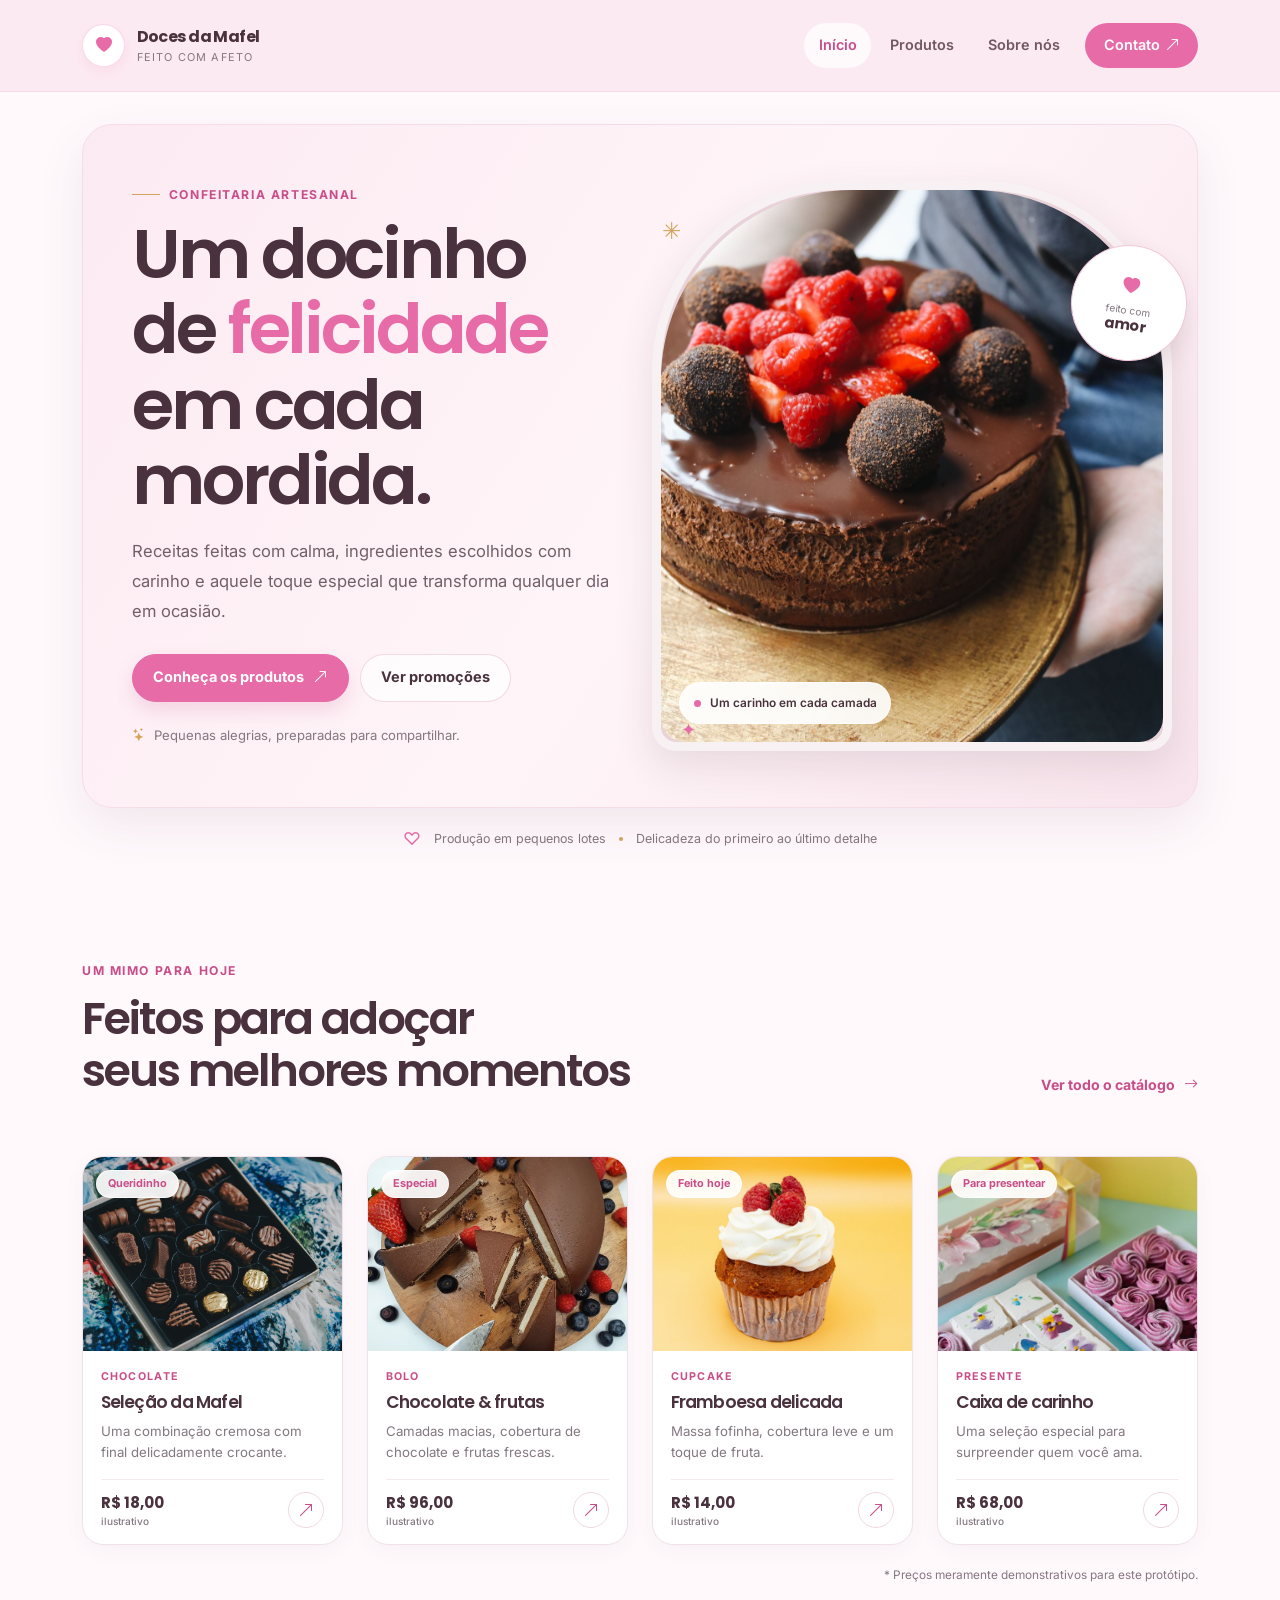
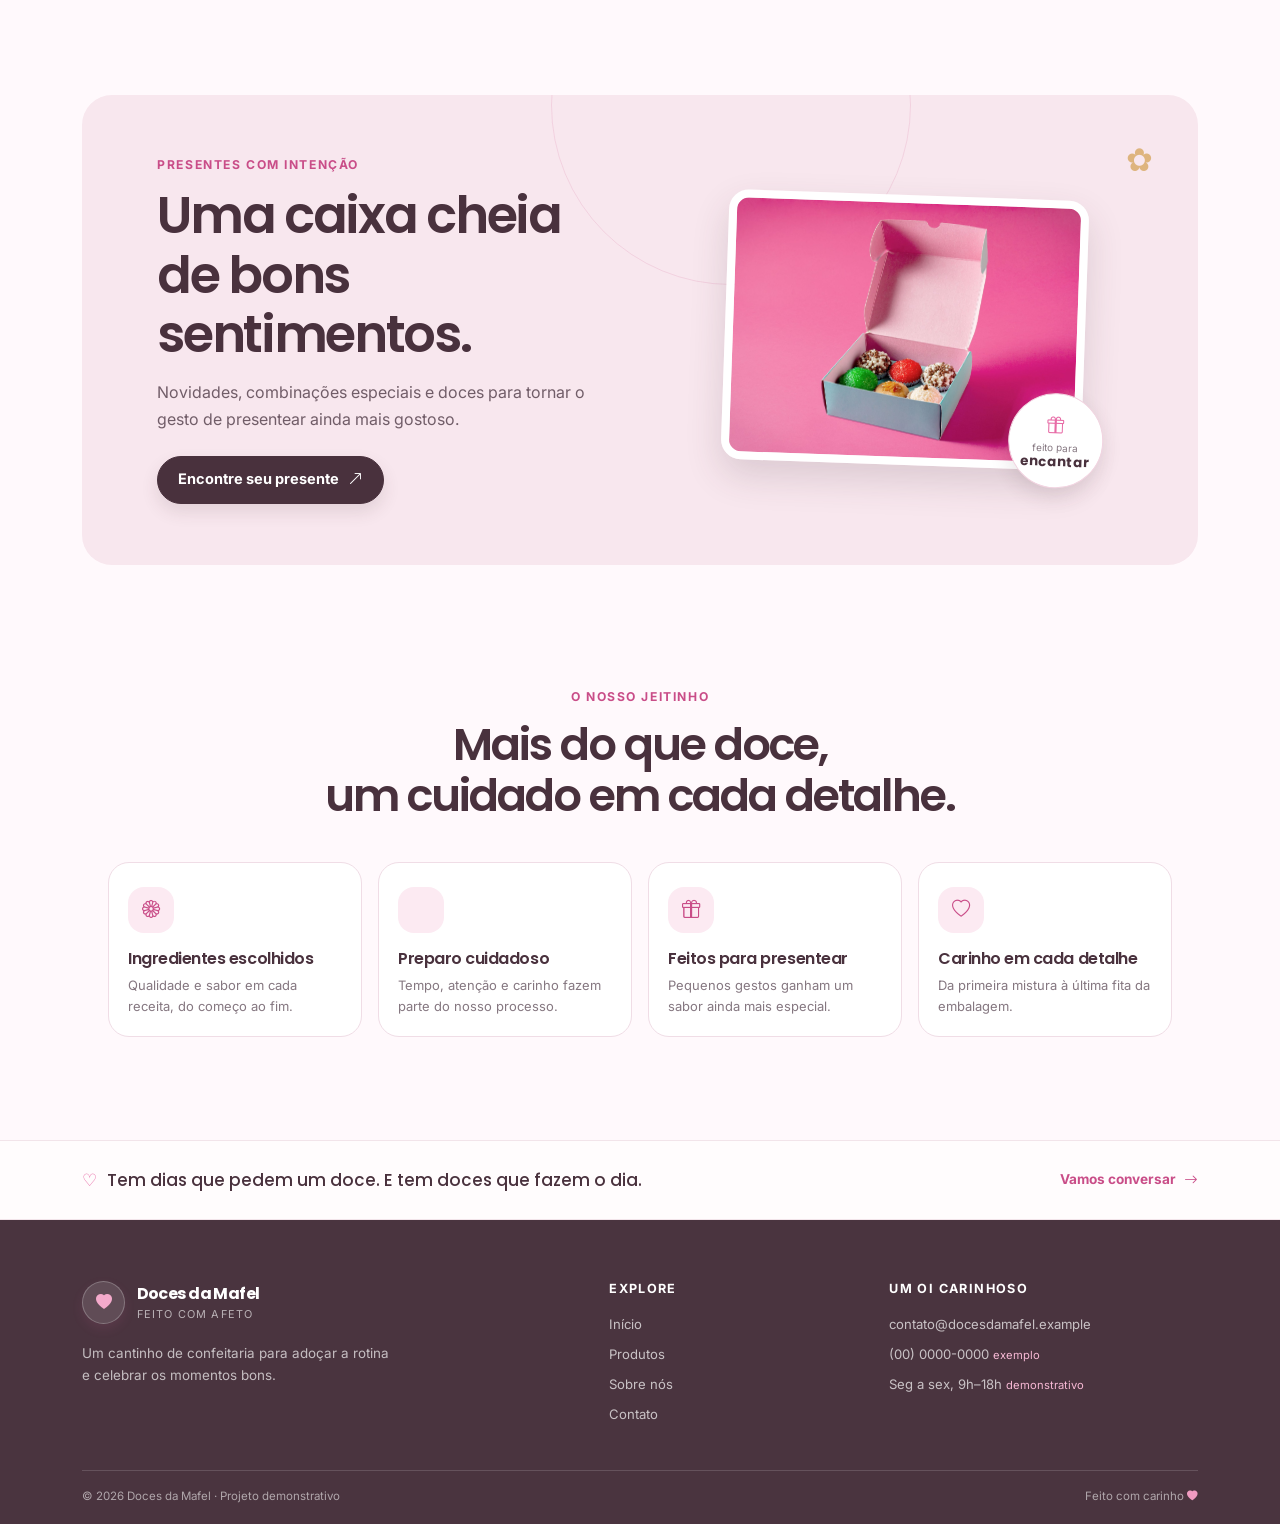
<file: doces-da-mafel/index.html>
<!doctype html>
<html lang="pt-BR">
<head>
  <meta charset="utf-8">
  <meta name="viewport" content="width=device-width, initial-scale=1">
  <meta name="theme-color" content="#FCEAF2">
  <meta name="description" content="Doces da Mafel: bolos, chocolates, cupcakes e presentes feitos com carinho.">
  <title>Doces da Mafel ♡ | Confeitaria artesanal</title>
  <link rel="preconnect" href="https://fonts.googleapis.com">
  <link rel="preconnect" href="https://fonts.gstatic.com" crossorigin>
  <link href="https://fonts.googleapis.com/css2?family=Inter:wght@400;500;600;700&family=Poppins:wght@400;500;600;700;800&display=swap" rel="stylesheet">
  <link href="https://cdn.jsdelivr.net/npm/bootstrap@5.3.3/dist/css/bootstrap.min.css" rel="stylesheet" crossorigin="anonymous">
  <link href="https://cdn.jsdelivr.net/npm/bootstrap-icons@1.11.3/font/bootstrap-icons.min.css" rel="stylesheet" crossorigin="anonymous">
  <link rel="icon" type="image/svg+xml" href="img/brand-mark.svg">
  <link href="css/style.css" rel="stylesheet">
</head>
<body>
  <a class="skip-link" href="#conteudo">Pular para o conteúdo</a>
  <header class="site-header">
    <div class="container">
      <nav class="site-nav" aria-label="Navegação principal">
        <a class="brand" href="index.html" aria-label="Doces da Mafel — página inicial">
          <span class="brand-mark" aria-hidden="true"><i class="bi bi-heart-fill"></i></span>
          <span class="brand-copy"><strong>Doces da Mafel</strong><small>feito com afeto</small></span>
        </a>
        <div class="nav-links">
          <a class="nav-link active" href="index.html" aria-current="page">Início</a>
          <a class="nav-link" href="produtos.html">Produtos</a>
          <a class="nav-link" href="sobre.html">Sobre nós</a>
          <a class="nav-link nav-contact" href="contato.html">Contato <i class="bi bi-arrow-up-right" aria-hidden="true"></i></a>
        </div>
      </nav>
    </div>
  </header>

  <main id="conteudo">
    <section class="hero-section">
      <div class="container">
        <div class="hero-panel">
          <div class="row align-items-center g-0">
            <div class="col-lg-6">
              <div class="hero-copy">
                <p class="eyebrow"><span class="eyebrow-line"></span> Confeitaria artesanal</p>
                <h1>Um docinho de <em>felicidade</em> em cada mordida.</h1>
                <p class="hero-lead">Receitas feitas com calma, ingredientes escolhidos com carinho e aquele toque especial que transforma qualquer dia em ocasião.</p>
                <div class="hero-actions">
                  <a class="btn btn-brand" href="produtos.html">Conheça os produtos <i class="bi bi-arrow-up-right" aria-hidden="true"></i></a>
                  <a class="btn btn-soft" href="#promocoes">Ver promoções</a>
                </div>
                <p class="hero-note"><i class="bi bi-stars" aria-hidden="true"></i> Pequenas alegrias, preparadas para compartilhar.</p>
              </div>
            </div>
            <div class="col-lg-6">
              <figure class="hero-visual">
                <img src="img/cake-hero.jpg" alt="Bolo de chocolate decorado com frutas vermelhas frescas" class="hero-photo">
                <figcaption class="photo-caption"><span class="caption-dot"></span> Um carinho em cada camada</figcaption>
                <div class="hero-stamp" aria-label="Feito com amor"><i class="bi bi-heart-fill" aria-hidden="true"></i><span>feito com<br><strong>amor</strong></span></div>
              </figure>
            </div>
          </div>
          <span class="hero-sparkle sparkle-one" aria-hidden="true">✳</span>
          <span class="hero-sparkle sparkle-two" aria-hidden="true">✦</span>
        </div>
        <div class="hero-footnote"><span>♡</span> Produção em pequenos lotes <span class="footnote-divider"></span> Delicadeza do primeiro ao último detalhe</div>
      </div>
    </section>

    <section class="section-space featured-section" aria-labelledby="destaques-title">
      <div class="container">
        <div class="section-heading d-flex flex-column flex-md-row justify-content-between align-items-md-end gap-3">
          <div>
            <p class="eyebrow">Um mimo para hoje</p>
            <h2 id="destaques-title">Feitos para adoçar<br class="d-none d-sm-block"> seus melhores momentos</h2>
          </div>
          <a class="text-link" href="produtos.html">Ver todo o catálogo <i class="bi bi-arrow-right" aria-hidden="true"></i></a>
        </div>
        <div class="row row-cols-1 row-cols-sm-2 row-cols-xl-4 g-4 product-grid">
          <div class="col">
            <article class="product-card h-100">
              <a class="product-image-link" href="produtos.html#chocolates" aria-label="Conheça os chocolates">
                <img src="img/chocolates-tray.jpg" alt="Chocolates artesanais variados, organizados em uma bandeja" class="product-image" loading="lazy">
                <span class="product-tag">Queridinho</span>
              </a>
              <div class="product-card-body"><p class="product-type">Chocolate</p><h3>Seleção da Mafel</h3><p class="product-description">Uma combinação cremosa com final delicadamente crocante.</p><div class="product-card-bottom"><span class="price">R$ 18,00 <small>ilustrativo</small></span><a class="round-link" href="produtos.html#chocolates" aria-label="Ver chocolates"><i class="bi bi-arrow-up-right" aria-hidden="true"></i></a></div></div>
            </article>
          </div>
          <div class="col">
            <article class="product-card h-100">
              <a class="product-image-link" href="produtos.html#bolos" aria-label="Conheça os bolos">
                <img src="img/cake-berries.jpg" alt="Bolo de chocolate com frutas vermelhas" class="product-image" loading="lazy">
                <span class="product-tag">Especial</span>
              </a>
              <div class="product-card-body"><p class="product-type">Bolo</p><h3>Chocolate & frutas</h3><p class="product-description">Camadas macias, cobertura de chocolate e frutas frescas.</p><div class="product-card-bottom"><span class="price">R$ 96,00 <small>ilustrativo</small></span><a class="round-link" href="produtos.html#bolos" aria-label="Ver bolos"><i class="bi bi-arrow-up-right" aria-hidden="true"></i></a></div></div>
            </article>
          </div>
          <div class="col">
            <article class="product-card h-100">
              <a class="product-image-link" href="produtos.html#cupcakes" aria-label="Conheça os cupcakes">
                <img src="img/cupcake-raspberry.jpg" alt="Cupcake decorado com cobertura branca e framboesas" class="product-image" loading="lazy">
                <span class="product-tag">Feito hoje</span>
              </a>
              <div class="product-card-body"><p class="product-type">Cupcake</p><h3>Framboesa delicada</h3><p class="product-description">Massa fofinha, cobertura leve e um toque de fruta.</p><div class="product-card-bottom"><span class="price">R$ 14,00 <small>ilustrativo</small></span><a class="round-link" href="produtos.html#cupcakes" aria-label="Ver cupcakes"><i class="bi bi-arrow-up-right" aria-hidden="true"></i></a></div></div>
            </article>
          </div>
          <div class="col">
            <article class="product-card h-100">
              <a class="product-image-link" href="produtos.html#kits" aria-label="Conheça os kits para presente">
                <img src="img/gift-boxes.jpg" alt="Caixas decoradas com diferentes doces artesanais" class="product-image" loading="lazy">
                <span class="product-tag">Para presentear</span>
              </a>
              <div class="product-card-body"><p class="product-type">Presente</p><h3>Caixa de carinho</h3><p class="product-description">Uma seleção especial para surpreender quem você ama.</p><div class="product-card-bottom"><span class="price">R$ 68,00 <small>ilustrativo</small></span><a class="round-link" href="produtos.html#kits" aria-label="Ver kits para presente"><i class="bi bi-arrow-up-right" aria-hidden="true"></i></a></div></div>
            </article>
          </div>
        </div>
        <p class="price-disclaimer">* Preços meramente demonstrativos para este protótipo.</p>
      </div>
    </section>

    <section class="promo-section" id="promocoes" aria-labelledby="promo-title">
      <div class="container">
        <div class="promo-panel">
          <div class="promo-copy">
            <p class="eyebrow">Presentes com intenção</p>
            <h2 id="promo-title">Uma caixa cheia<br>de bons sentimentos.</h2>
            <p>Novidades, combinações especiais e doces para tornar o gesto de presentear ainda mais gostoso.</p>
            <a class="btn btn-brand btn-brand-light" href="produtos.html#kits">Encontre seu presente <i class="bi bi-arrow-up-right" aria-hidden="true"></i></a>
          </div>
          <div class="promo-visual">
            <img src="img/gift-cupcakes.jpg" alt="Caixa delicada com cupcakes decorados para presentear" loading="lazy">
            <span class="promo-seal"><i class="bi bi-gift" aria-hidden="true"></i><span>feito para<br><strong>encantar</strong></span></span>
          </div>
          <span class="promo-flower" aria-hidden="true">✿</span>
        </div>
      </div>
    </section>

    <section class="section-space values-section" aria-labelledby="values-title">
      <div class="container">
        <div class="section-heading text-center mx-auto">
          <p class="eyebrow justify-content-center">O nosso jeitinho</p>
          <h2 id="values-title">Mais do que doce,<br>um cuidado em cada detalhe.</h2>
        </div>
        <div class="row row-cols-1 row-cols-sm-2 row-cols-lg-4 g-3 value-grid">
          <div class="col"><article class="value-card h-100"><span class="value-icon"><i class="bi bi-flower1" aria-hidden="true"></i></span><h3>Ingredientes escolhidos</h3><p>Qualidade e sabor em cada receita, do começo ao fim.</p></article></div>
          <div class="col"><article class="value-card h-100"><span class="value-icon"><i class="bi bi-hand-heart" aria-hidden="true"></i></span><h3>Preparo cuidadoso</h3><p>Tempo, atenção e carinho fazem parte do nosso processo.</p></article></div>
          <div class="col"><article class="value-card h-100"><span class="value-icon"><i class="bi bi-gift" aria-hidden="true"></i></span><h3>Feitos para presentear</h3><p>Pequenos gestos ganham um sabor ainda mais especial.</p></article></div>
          <div class="col"><article class="value-card h-100"><span class="value-icon"><i class="bi bi-heart" aria-hidden="true"></i></span><h3>Carinho em cada detalhe</h3><p>Da primeira mistura à última fita da embalagem.</p></article></div>
        </div>
      </div>
    </section>

    <section class="closing-note" aria-label="Mensagem da confeitaria">
      <div class="container"><p><span aria-hidden="true">♡</span> Tem dias que pedem um doce. E tem doces que fazem o dia.</p><a href="contato.html">Vamos conversar <i class="bi bi-arrow-right" aria-hidden="true"></i></a></div>
    </section>
  </main>

  <footer class="site-footer">
    <div class="container">
      <div class="footer-main">
        <div class="footer-brand-block">
          <a class="brand footer-brand" href="index.html"><span class="brand-mark" aria-hidden="true"><i class="bi bi-heart-fill"></i></span><span class="brand-copy"><strong>Doces da Mafel</strong><small>feito com afeto</small></span></a>
          <p>Um cantinho de confeitaria para adoçar a rotina e celebrar os momentos bons.</p>
        </div>
        <div class="footer-column"><h2>Explore</h2><a href="index.html">Início</a><a href="produtos.html">Produtos</a><a href="sobre.html">Sobre nós</a><a href="contato.html">Contato</a></div>
        <div class="footer-column"><h2>Um oi carinhoso</h2><p>contato@docesdamafel.example</p><p>(00) 0000-0000 <span class="demo-label">exemplo</span></p><p>Seg a sex, 9h–18h <span class="demo-label">demonstrativo</span></p></div>
      </div>
      <div class="footer-bottom"><span>© 2026 Doces da Mafel · Projeto demonstrativo</span><span>Feito com carinho <i class="bi bi-heart-fill" aria-hidden="true"></i></span></div>
    </div>
  </footer>
</body>
</html>
</file>
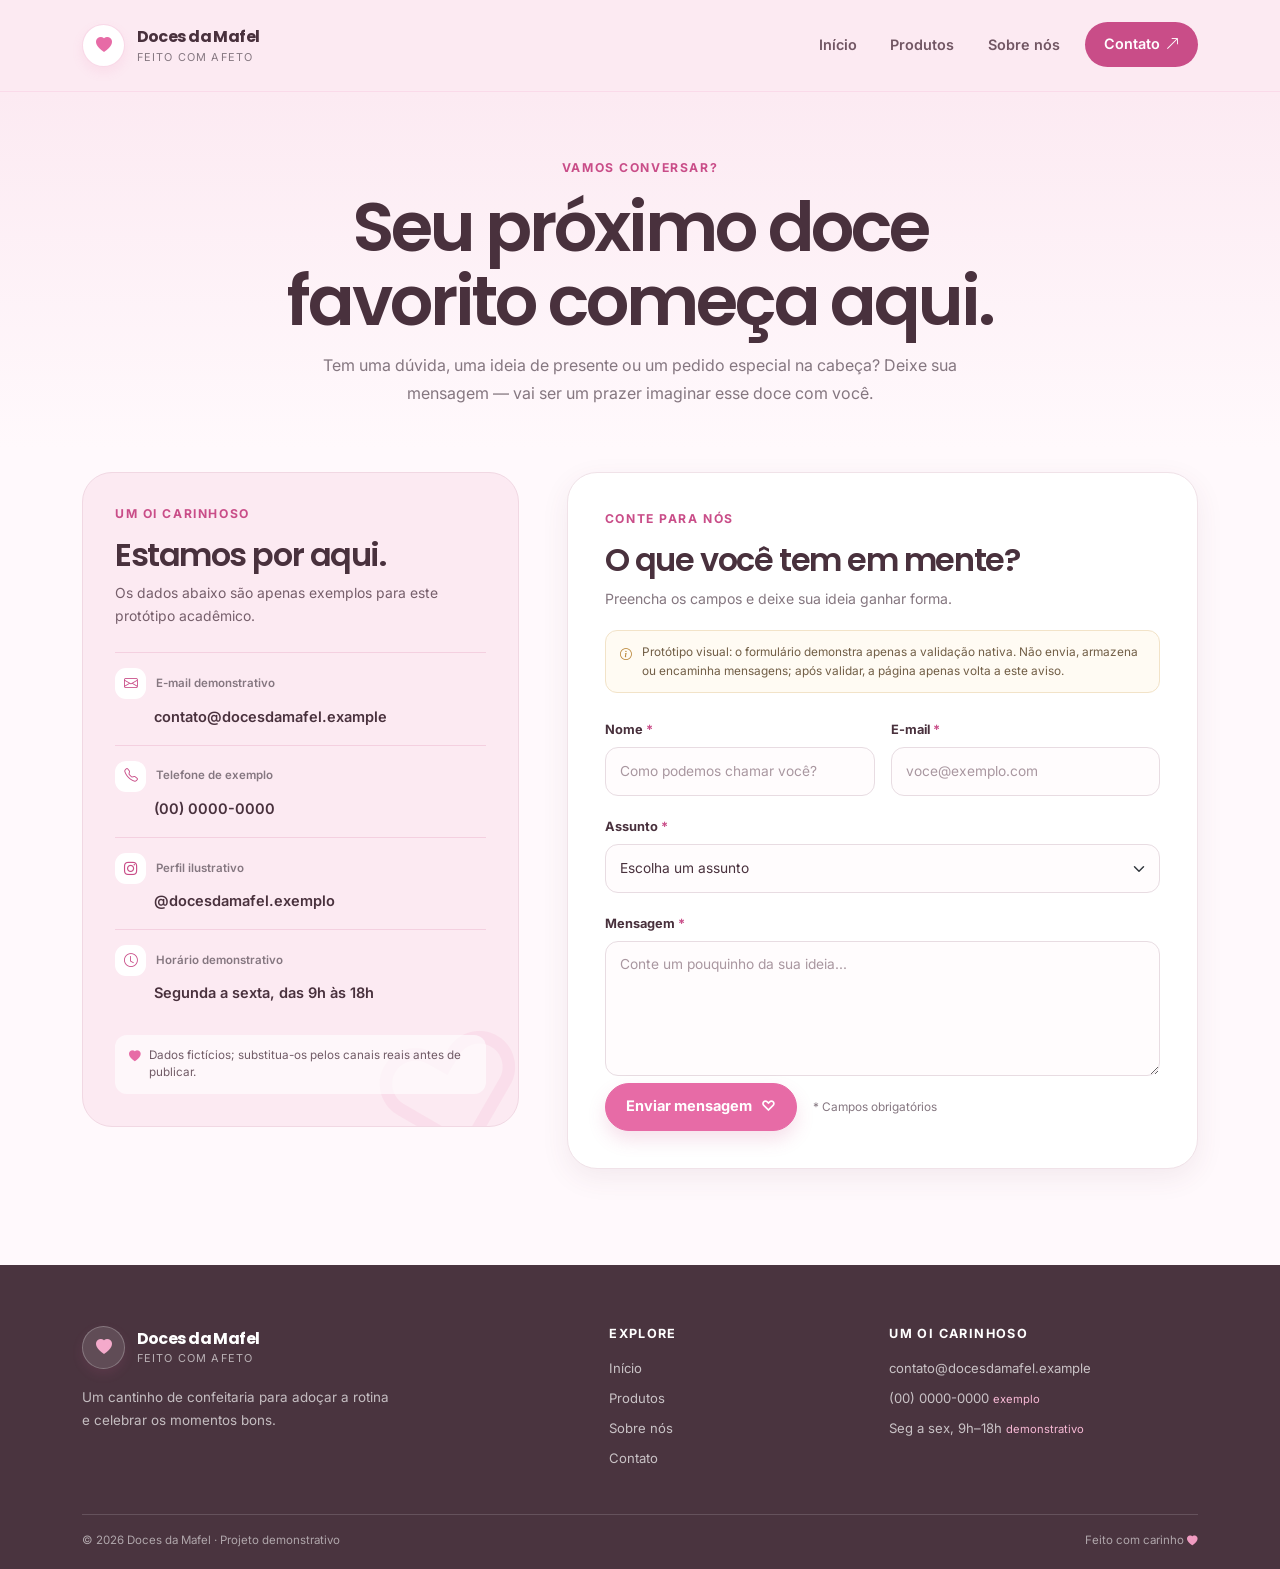
<file: doces-da-mafel/contato.html>
<!doctype html>
<html lang="pt-BR">
<head>
  <meta charset="utf-8">
  <meta name="viewport" content="width=device-width, initial-scale=1">
  <meta name="theme-color" content="#FCEAF2">
  <meta name="description" content="Entre em contato com a Doces da Mafel para conversar sobre dúvidas ou pedidos especiais. Dados demonstrativos.">
  <title>Contato | Doces da Mafel ♡</title>
  <link rel="preconnect" href="https://fonts.googleapis.com">
  <link rel="preconnect" href="https://fonts.gstatic.com" crossorigin>
  <link href="https://fonts.googleapis.com/css2?family=Inter:wght@400;500;600;700&family=Poppins:wght@400;500;600;700;800&display=swap" rel="stylesheet">
  <link href="https://cdn.jsdelivr.net/npm/bootstrap@5.3.3/dist/css/bootstrap.min.css" rel="stylesheet" crossorigin="anonymous">
  <link href="https://cdn.jsdelivr.net/npm/bootstrap-icons@1.11.3/font/bootstrap-icons.min.css" rel="stylesheet" crossorigin="anonymous">
  <link rel="icon" type="image/svg+xml" href="img/brand-mark.svg">
  <link href="css/style.css" rel="stylesheet">
</head>
<body>
  <a class="skip-link" href="#conteudo">Pular para o conteúdo</a>
  <header class="site-header">
    <div class="container">
      <nav class="site-nav" aria-label="Navegação principal">
        <a class="brand" href="index.html" aria-label="Doces da Mafel — página inicial"><span class="brand-mark" aria-hidden="true"><i class="bi bi-heart-fill"></i></span><span class="brand-copy"><strong>Doces da Mafel</strong><small>feito com afeto</small></span></a>
        <div class="nav-links">
          <a class="nav-link" href="index.html">Início</a>
          <a class="nav-link" href="produtos.html">Produtos</a>
          <a class="nav-link" href="sobre.html">Sobre nós</a>
          <a class="nav-link nav-contact active" href="contato.html" aria-current="page">Contato <i class="bi bi-arrow-up-right" aria-hidden="true"></i></a>
        </div>
      </nav>
    </div>
  </header>

  <main id="conteudo">
    <section class="page-hero contact-intro">
      <div class="container">
        <p class="eyebrow">Vamos conversar?</p>
        <h1>Seu próximo doce favorito começa aqui.</h1>
        <p>Tem uma dúvida, uma ideia de presente ou um pedido especial na cabeça? Deixe sua mensagem — vai ser um prazer imaginar esse doce com você.</p>
      </div>
    </section>

    <section class="contact-section" aria-label="Informações e formulário de contato">
      <div class="container">
        <div class="row g-4 g-xl-5 align-items-start">
          <div class="col-lg-5">
            <aside class="contact-info-panel" aria-labelledby="contact-info-title">
              <p class="eyebrow">Um oi carinhoso</p>
              <h2 id="contact-info-title">Estamos por aqui.</h2>
              <p class="contact-panel-intro">Os dados abaixo são apenas exemplos para este protótipo acadêmico.</p>
              <dl class="contact-details">
                <div class="contact-detail"><dt><span class="contact-icon"><i class="bi bi-envelope" aria-hidden="true"></i></span><span>E-mail demonstrativo</span></dt><dd>contato@docesdamafel.example</dd></div>
                <div class="contact-detail"><dt><span class="contact-icon"><i class="bi bi-telephone" aria-hidden="true"></i></span><span>Telefone de exemplo</span></dt><dd>(00) 0000-0000</dd></div>
                <div class="contact-detail"><dt><span class="contact-icon"><i class="bi bi-instagram" aria-hidden="true"></i></span><span>Perfil ilustrativo</span></dt><dd>@docesdamafel.exemplo</dd></div>
                <div class="contact-detail"><dt><span class="contact-icon"><i class="bi bi-clock" aria-hidden="true"></i></span><span>Horário demonstrativo</span></dt><dd>Segunda a sexta, das 9h às 18h</dd></div>
              </dl>
              <div class="contact-aside-note"><i class="bi bi-heart-fill" aria-hidden="true"></i><span>Dados fictícios; substitua-os pelos canais reais antes de publicar.</span></div>
              <div class="contact-decoration" aria-hidden="true">♡</div>
            </aside>
          </div>
          <div class="col-lg-7">
            <section class="contact-form-card" aria-labelledby="form-title">
              <p class="eyebrow">Conte para nós</p>
              <h2 id="form-title">O que você tem em mente?</h2>
              <p class="form-intro">Preencha os campos e deixe sua ideia ganhar forma.</p>
              <p class="form-demo-notice" id="form-note"><i class="bi bi-info-circle" aria-hidden="true"></i> Protótipo visual: o formulário demonstra apenas a validação nativa. Não envia, armazena ou encaminha mensagens; após validar, a página apenas volta a este aviso.</p>
              <form action="contato.html#form-note" method="get" aria-describedby="form-note">
                <div class="row g-3">
                  <div class="col-md-6"><label class="form-label" for="nome">Nome <span aria-hidden="true">*</span></label><input class="form-control" id="nome" type="text" autocomplete="name" placeholder="Como podemos chamar você?" required></div>
                  <div class="col-md-6"><label class="form-label" for="email">E-mail <span aria-hidden="true">*</span></label><input class="form-control" id="email" type="email" autocomplete="email" placeholder="voce@exemplo.com" required></div>
                  <div class="col-12"><label class="form-label" for="assunto">Assunto <span aria-hidden="true">*</span></label><select class="form-select" id="assunto" required><option value="" selected disabled>Escolha um assunto</option><option value="duvida">Tenho uma dúvida</option><option value="pedido">Quero conversar sobre um pedido</option><option value="presente">Estou pensando em um presente</option><option value="outro">Outro assunto</option></select></div>
                  <div class="col-12"><label class="form-label" for="mensagem">Mensagem <span aria-hidden="true">*</span></label><textarea class="form-control" id="mensagem" rows="5" placeholder="Conte um pouquinho da sua ideia..." required></textarea></div>
                  <div class="col-12 form-submit-row"><button class="btn btn-brand" type="submit">Enviar mensagem <span aria-hidden="true">♡</span></button><span class="required-note">* Campos obrigatórios</span></div>
                </div>
              </form>
            </section>
          </div>
        </div>
      </div>
    </section>
  </main>

  <footer class="site-footer">
    <div class="container"><div class="footer-main">
      <div class="footer-brand-block"><a class="brand footer-brand" href="index.html"><span class="brand-mark" aria-hidden="true"><i class="bi bi-heart-fill"></i></span><span class="brand-copy"><strong>Doces da Mafel</strong><small>feito com afeto</small></span></a><p>Um cantinho de confeitaria para adoçar a rotina e celebrar os momentos bons.</p></div>
      <div class="footer-column"><h2>Explore</h2><a href="index.html">Início</a><a href="produtos.html">Produtos</a><a href="sobre.html">Sobre nós</a><a href="contato.html">Contato</a></div>
      <div class="footer-column"><h2>Um oi carinhoso</h2><p>contato@docesdamafel.example</p><p>(00) 0000-0000 <span class="demo-label">exemplo</span></p><p>Seg a sex, 9h–18h <span class="demo-label">demonstrativo</span></p></div>
    </div><div class="footer-bottom"><span>© 2026 Doces da Mafel · Projeto demonstrativo</span><span>Feito com carinho <i class="bi bi-heart-fill" aria-hidden="true"></i></span></div></div>
  </footer>
</body>
</html>
</file>
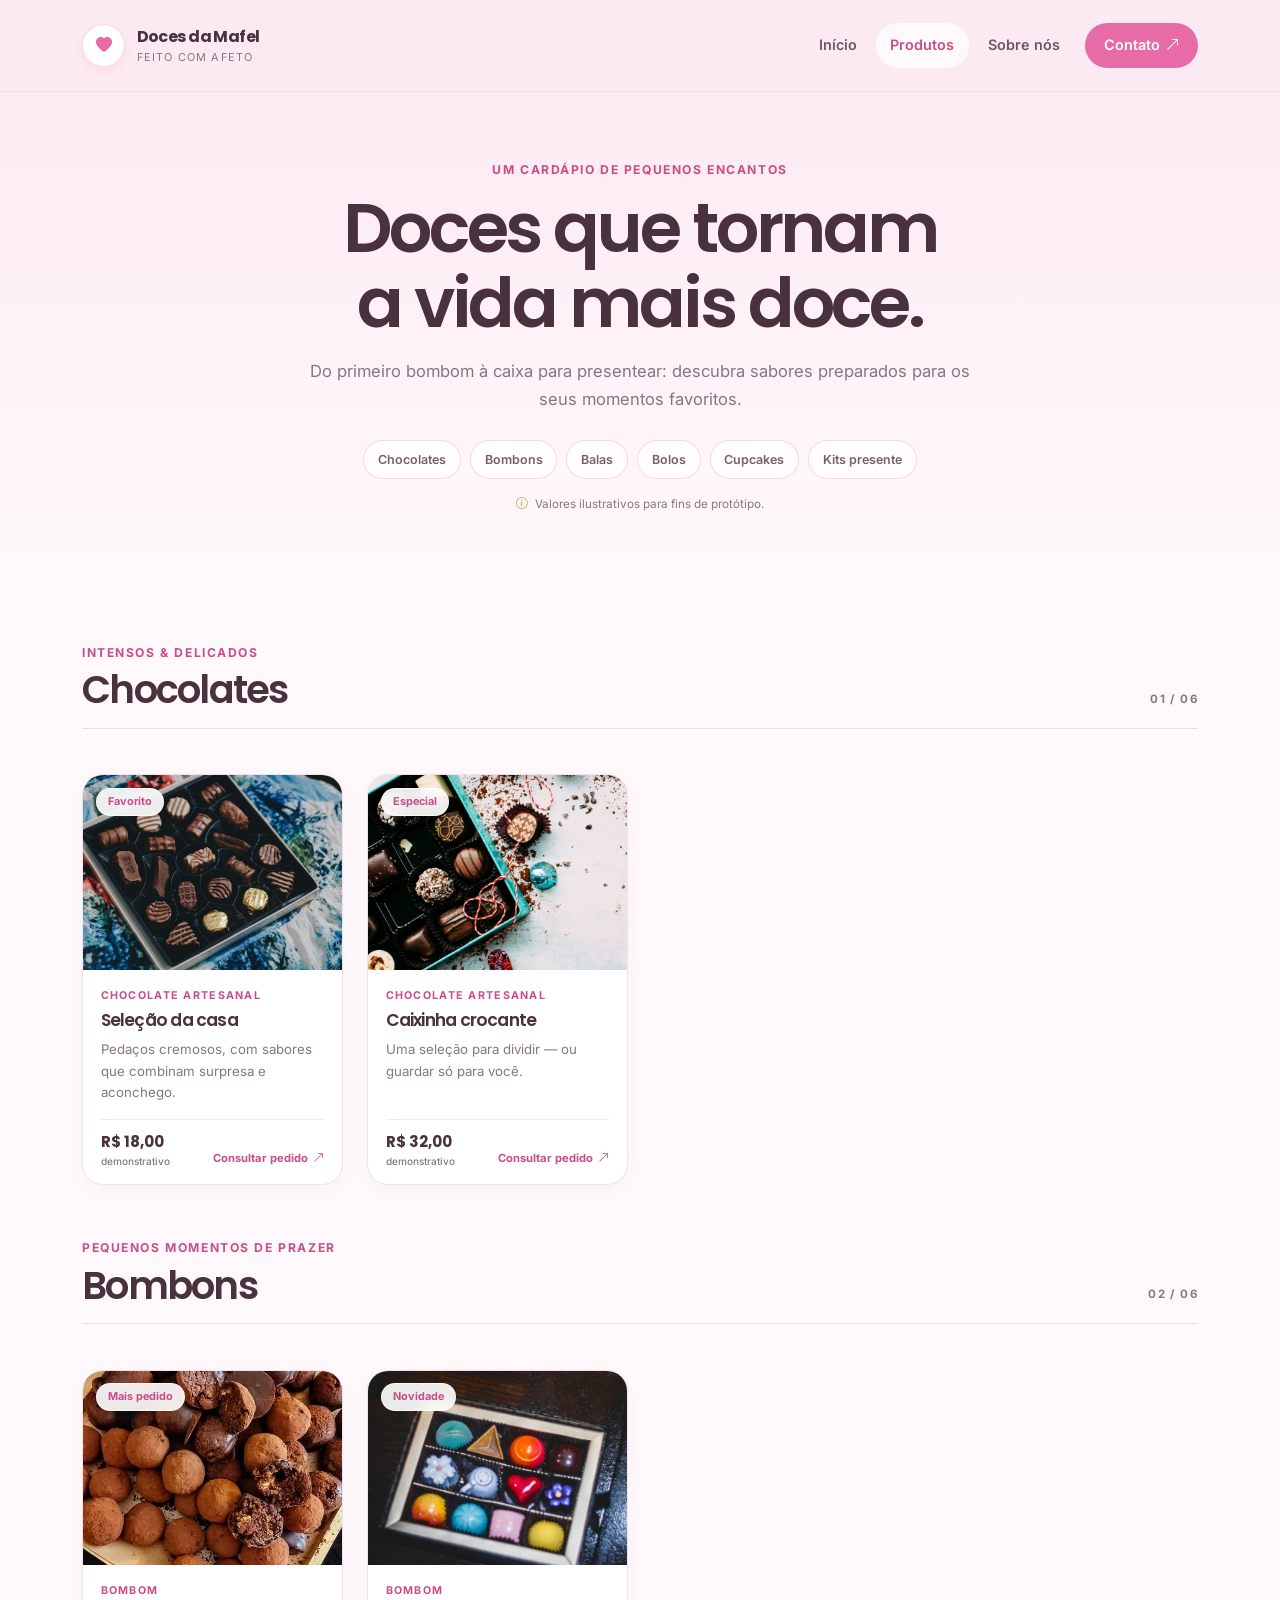
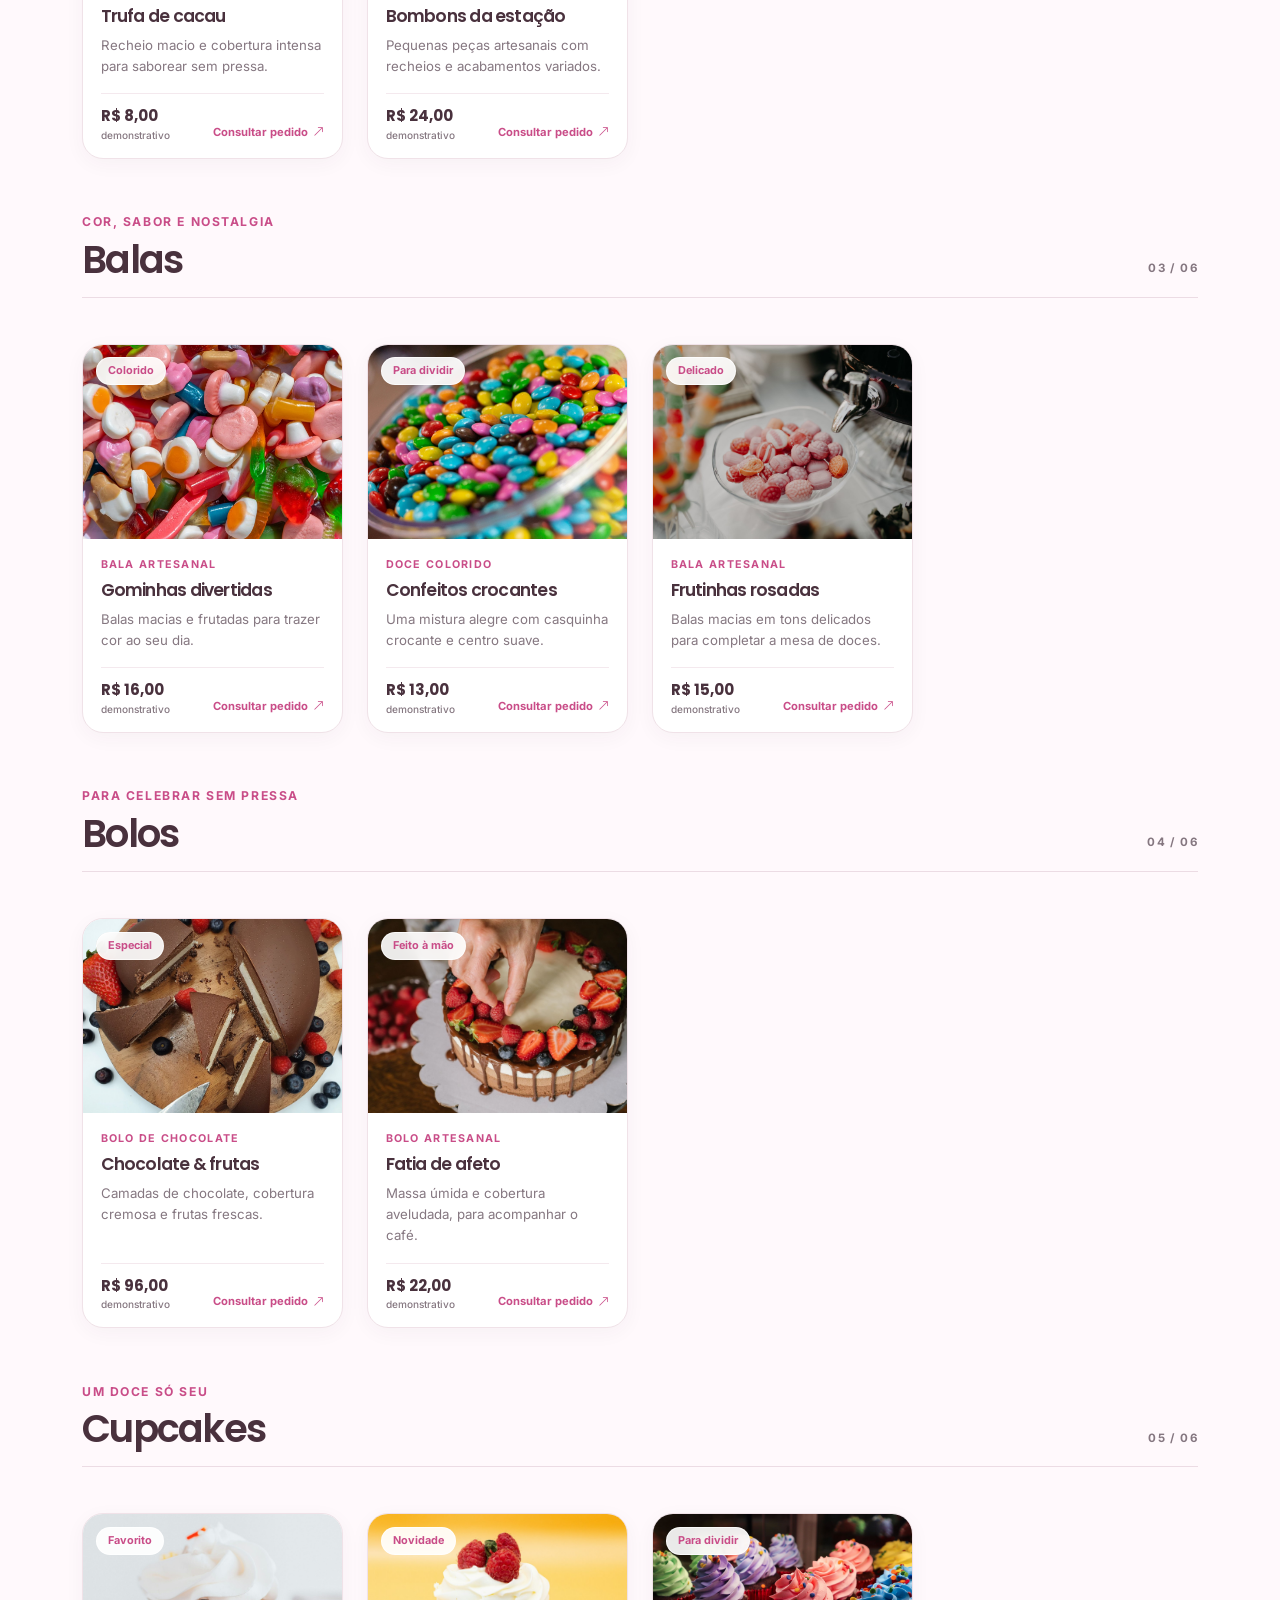
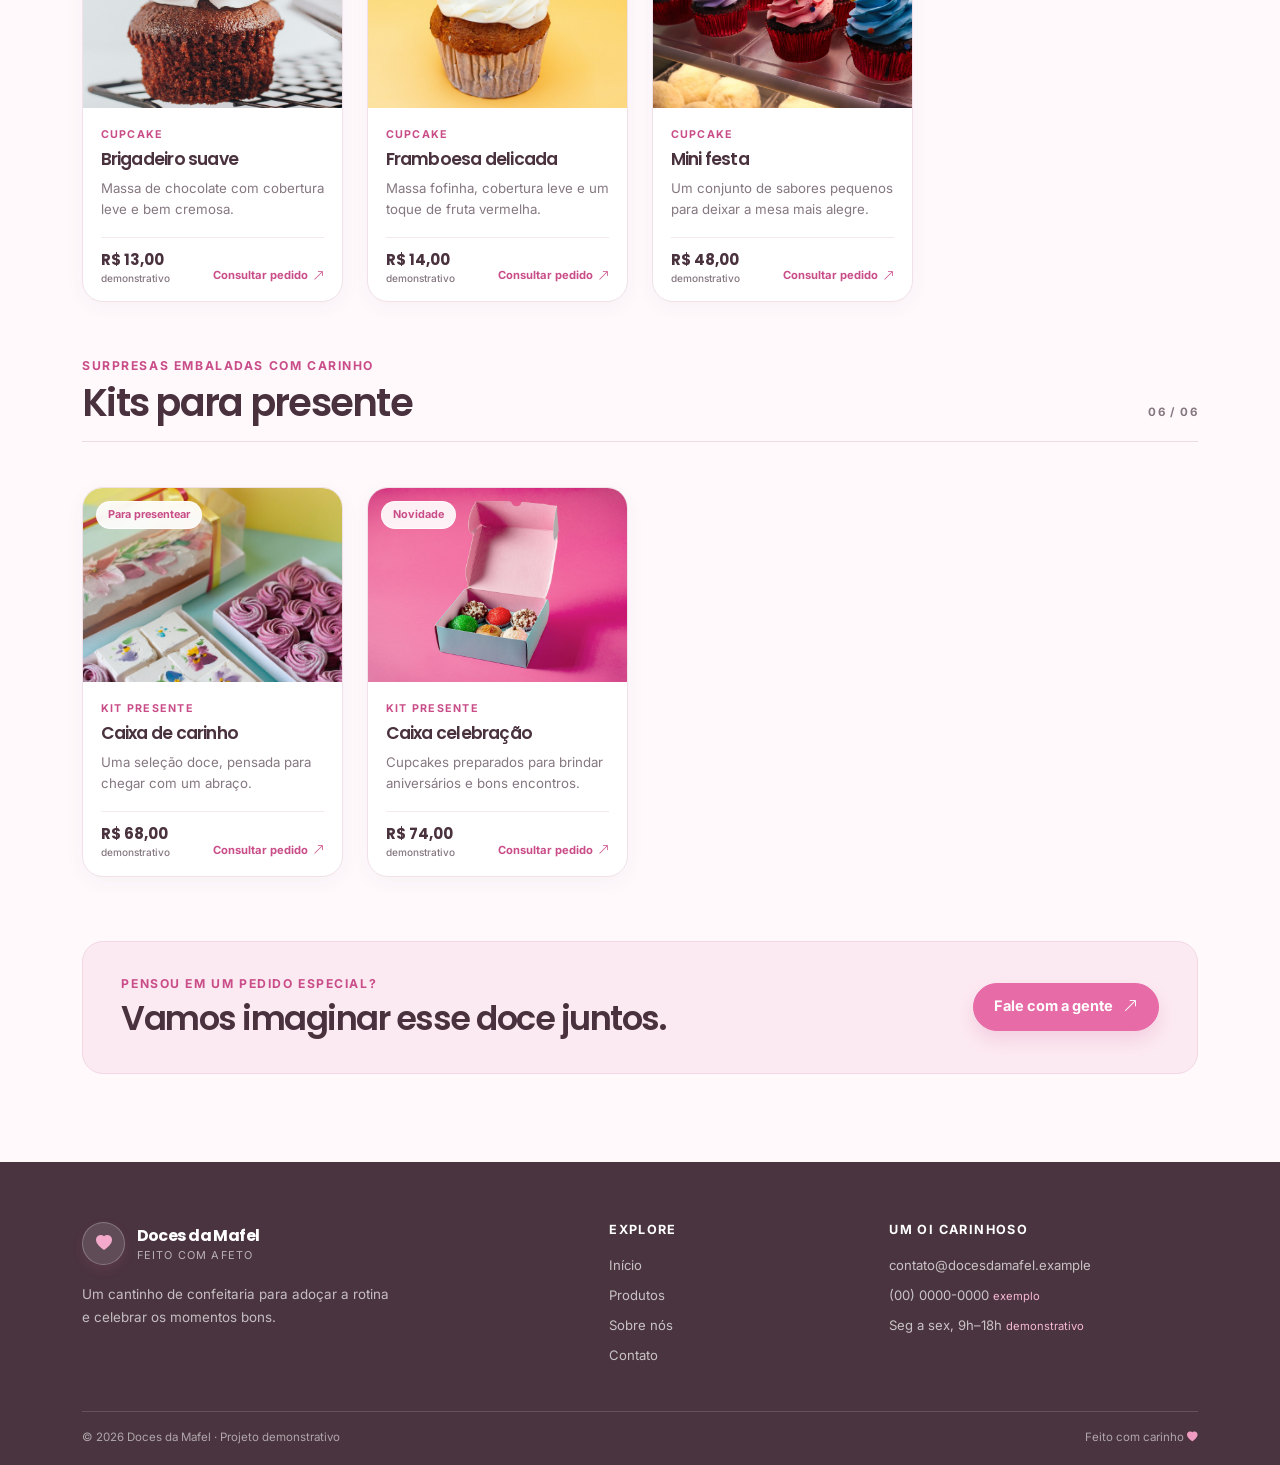
<file: doces-da-mafel/produtos.html>
<!doctype html>
<html lang="pt-BR">
<head>
  <meta charset="utf-8">
  <meta name="viewport" content="width=device-width, initial-scale=1">
  <meta name="theme-color" content="#FCEAF2">
  <meta name="description" content="Conheça os chocolates, bombons, balas, bolos, cupcakes e kits da Doces da Mafel.">
  <title>Produtos | Doces da Mafel ♡</title>
  <link rel="preconnect" href="https://fonts.googleapis.com">
  <link rel="preconnect" href="https://fonts.gstatic.com" crossorigin>
  <link href="https://fonts.googleapis.com/css2?family=Inter:wght@400;500;600;700&family=Poppins:wght@400;500;600;700;800&display=swap" rel="stylesheet">
  <link href="https://cdn.jsdelivr.net/npm/bootstrap@5.3.3/dist/css/bootstrap.min.css" rel="stylesheet" crossorigin="anonymous">
  <link href="https://cdn.jsdelivr.net/npm/bootstrap-icons@1.11.3/font/bootstrap-icons.min.css" rel="stylesheet" crossorigin="anonymous">
  <link rel="icon" type="image/svg+xml" href="img/brand-mark.svg">
  <link href="css/style.css" rel="stylesheet">
</head>
<body>
  <a class="skip-link" href="#conteudo">Pular para o conteúdo</a>
  <header class="site-header">
    <div class="container">
      <nav class="site-nav" aria-label="Navegação principal">
        <a class="brand" href="index.html" aria-label="Doces da Mafel — página inicial"><span class="brand-mark" aria-hidden="true"><i class="bi bi-heart-fill"></i></span><span class="brand-copy"><strong>Doces da Mafel</strong><small>feito com afeto</small></span></a>
        <div class="nav-links">
          <a class="nav-link" href="index.html">Início</a>
          <a class="nav-link active" href="produtos.html" aria-current="page">Produtos</a>
          <a class="nav-link" href="sobre.html">Sobre nós</a>
          <a class="nav-link nav-contact" href="contato.html">Contato <i class="bi bi-arrow-up-right" aria-hidden="true"></i></a>
        </div>
      </nav>
    </div>
  </header>

  <main id="conteudo">
    <section class="page-hero catalog-hero">
      <div class="container">
        <div class="page-hero-inner">
          <p class="eyebrow">Um cardápio de pequenos encantos</p>
          <h1>Doces que tornam<br class="d-none d-sm-block"> a vida mais doce.</h1>
          <p>Do primeiro bombom à caixa para presentear: descubra sabores preparados para os seus momentos favoritos.</p>
          <div class="catalog-jump-links" aria-label="Categorias do catálogo">
            <a href="#chocolates">Chocolates</a><a href="#bombons">Bombons</a><a href="#balas">Balas</a><a href="#bolos">Bolos</a><a href="#cupcakes">Cupcakes</a><a href="#kits">Kits presente</a>
          </div>
          <div class="catalog-note"><i class="bi bi-info-circle" aria-hidden="true"></i> Valores ilustrativos para fins de protótipo.</div>
        </div>
      </div>
    </section>

    <div class="container catalog-content">
      <section class="catalog-category" id="chocolates" aria-labelledby="chocolates-title">
        <div class="category-heading"><div><p class="eyebrow">Intensos & delicados</p><h2 id="chocolates-title">Chocolates</h2></div><span class="category-count">01 / 06</span></div>
        <div class="row row-cols-1 row-cols-sm-2 row-cols-lg-3 row-cols-xl-4 g-4 product-grid">
          <div class="col"><article class="product-card h-100"><a class="product-image-link" href="contato.html" aria-label="Consultar chocolates da casa"><img class="product-image" src="img/chocolates-tray.jpg" alt="Bandeja de chocolates artesanais em diferentes formatos" loading="lazy"><span class="product-tag">Favorito</span></a><div class="product-card-body"><p class="product-type">Chocolate artesanal</p><h3>Seleção da casa</h3><p class="product-description">Pedaços cremosos, com sabores que combinam surpresa e aconchego.</p><div class="product-card-bottom"><span class="price">R$ 18,00 <small>demonstrativo</small></span><a class="btn-card-link" href="contato.html">Consultar pedido <i class="bi bi-arrow-up-right" aria-hidden="true"></i></a></div></div></article></div>
          <div class="col"><article class="product-card h-100"><a class="product-image-link" href="contato.html" aria-label="Consultar caixa de chocolates"><img class="product-image" src="img/chocolates-selection.jpg" alt="Chocolates sortidos cuidadosamente dispostos em uma caixa" loading="lazy"><span class="product-tag">Especial</span></a><div class="product-card-body"><p class="product-type">Chocolate artesanal</p><h3>Caixinha crocante</h3><p class="product-description">Uma seleção para dividir — ou guardar só para você.</p><div class="product-card-bottom"><span class="price">R$ 32,00 <small>demonstrativo</small></span><a class="btn-card-link" href="contato.html">Consultar pedido <i class="bi bi-arrow-up-right" aria-hidden="true"></i></a></div></div></article></div>
        </div>
      </section>

      <section class="catalog-category" id="bombons" aria-labelledby="bombons-title">
        <div class="category-heading"><div><p class="eyebrow">Pequenos momentos de prazer</p><h2 id="bombons-title">Bombons</h2></div><span class="category-count">02 / 06</span></div>
        <div class="row row-cols-1 row-cols-sm-2 row-cols-lg-3 row-cols-xl-4 g-4 product-grid">
          <div class="col"><article class="product-card h-100"><a class="product-image-link" href="contato.html" aria-label="Consultar trufas de cacau"><img class="product-image" src="img/truffles-box.jpg" alt="Trufas artesanais cobertas com cacau em pó, acomodadas em uma caixa" loading="lazy"><span class="product-tag">Mais pedido</span></a><div class="product-card-body"><p class="product-type">Bombom</p><h3>Trufa de cacau</h3><p class="product-description">Recheio macio e cobertura intensa para saborear sem pressa.</p><div class="product-card-bottom"><span class="price">R$ 8,00 <small>demonstrativo</small></span><a class="btn-card-link" href="contato.html">Consultar pedido <i class="bi bi-arrow-up-right" aria-hidden="true"></i></a></div></div></article></div>
          <div class="col"><article class="product-card h-100"><a class="product-image-link" href="contato.html" aria-label="Consultar bombons decorados"><img class="product-image" src="img/bonbons-colorful.jpg" alt="Bombons coloridos decorados em formatos variados dentro de uma caixa" loading="lazy"><span class="product-tag">Novidade</span></a><div class="product-card-body"><p class="product-type">Bombom</p><h3>Bombons da estação</h3><p class="product-description">Pequenas peças artesanais com recheios e acabamentos variados.</p><div class="product-card-bottom"><span class="price">R$ 24,00 <small>demonstrativo</small></span><a class="btn-card-link" href="contato.html">Consultar pedido <i class="bi bi-arrow-up-right" aria-hidden="true"></i></a></div></div></article></div>
        </div>
      </section>

      <section class="catalog-category" id="balas" aria-labelledby="balas-title">
        <div class="category-heading"><div><p class="eyebrow">Cor, sabor e nostalgia</p><h2 id="balas-title">Balas</h2></div><span class="category-count">03 / 06</span></div>
        <div class="row row-cols-1 row-cols-sm-2 row-cols-lg-3 row-cols-xl-4 g-4 product-grid">
          <div class="col"><article class="product-card h-100"><a class="product-image-link" href="contato.html" aria-label="Consultar balas de goma"><img class="product-image" src="img/candy-gummies.jpg" alt="Balas de goma coloridas em vários formatos e sabores" loading="lazy"><span class="product-tag">Colorido</span></a><div class="product-card-body"><p class="product-type">Bala artesanal</p><h3>Gominhas divertidas</h3><p class="product-description">Balas macias e frutadas para trazer cor ao seu dia.</p><div class="product-card-bottom"><span class="price">R$ 16,00 <small>demonstrativo</small></span><a class="btn-card-link" href="contato.html">Consultar pedido <i class="bi bi-arrow-up-right" aria-hidden="true"></i></a></div></div></article></div>
          <div class="col"><article class="product-card h-100"><a class="product-image-link" href="contato.html" aria-label="Consultar confeitos coloridos"><img class="product-image" src="img/candy-colorful.jpg" alt="Confeitos coloridos em formato oval dentro de uma tigela" loading="lazy"><span class="product-tag">Para dividir</span></a><div class="product-card-body"><p class="product-type">Doce colorido</p><h3>Confeitos crocantes</h3><p class="product-description">Uma mistura alegre com casquinha crocante e centro suave.</p><div class="product-card-bottom"><span class="price">R$ 13,00 <small>demonstrativo</small></span><a class="btn-card-link" href="contato.html">Consultar pedido <i class="bi bi-arrow-up-right" aria-hidden="true"></i></a></div></div></article></div>
          <div class="col"><article class="product-card h-100"><a class="product-image-link" href="contato.html" aria-label="Consultar balas de frutas"><img class="product-image" src="img/candy-pink.jpg" alt="Balas de fruta em tons de rosa e vermelho dentro de uma tigela" loading="lazy"><span class="product-tag">Delicado</span></a><div class="product-card-body"><p class="product-type">Bala artesanal</p><h3>Frutinhas rosadas</h3><p class="product-description">Balas macias em tons delicados para completar a mesa de doces.</p><div class="product-card-bottom"><span class="price">R$ 15,00 <small>demonstrativo</small></span><a class="btn-card-link" href="contato.html">Consultar pedido <i class="bi bi-arrow-up-right" aria-hidden="true"></i></a></div></div></article></div>
        </div>
      </section>

      <section class="catalog-category" id="bolos" aria-labelledby="bolos-title">
        <div class="category-heading"><div><p class="eyebrow">Para celebrar sem pressa</p><h2 id="bolos-title">Bolos</h2></div><span class="category-count">04 / 06</span></div>
        <div class="row row-cols-1 row-cols-sm-2 row-cols-lg-3 row-cols-xl-4 g-4 product-grid">
          <div class="col"><article class="product-card h-100"><a class="product-image-link" href="contato.html" aria-label="Consultar bolo de chocolate com frutas"><img class="product-image" src="img/cake-berries.jpg" alt="Bolo de chocolate coberto com frutas vermelhas" loading="lazy"><span class="product-tag">Especial</span></a><div class="product-card-body"><p class="product-type">Bolo de chocolate</p><h3>Chocolate & frutas</h3><p class="product-description">Camadas de chocolate, cobertura cremosa e frutas frescas.</p><div class="product-card-bottom"><span class="price">R$ 96,00 <small>demonstrativo</small></span><a class="btn-card-link" href="contato.html">Consultar pedido <i class="bi bi-arrow-up-right" aria-hidden="true"></i></a></div></div></article></div>
          <div class="col"><article class="product-card h-100"><a class="product-image-link" href="contato.html" aria-label="Consultar bolo de confeitaria artesanal"><img class="product-image" src="img/cake-artisan.jpg" alt="Bolo artesanal preparado com cuidado em uma cozinha de confeitaria" loading="lazy"><span class="product-tag">Feito à mão</span></a><div class="product-card-body"><p class="product-type">Bolo artesanal</p><h3>Fatia de afeto</h3><p class="product-description">Massa úmida e cobertura aveludada, para acompanhar o café.</p><div class="product-card-bottom"><span class="price">R$ 22,00 <small>demonstrativo</small></span><a class="btn-card-link" href="contato.html">Consultar pedido <i class="bi bi-arrow-up-right" aria-hidden="true"></i></a></div></div></article></div>
        </div>
      </section>

      <section class="catalog-category" id="cupcakes" aria-labelledby="cupcakes-title">
        <div class="category-heading"><div><p class="eyebrow">Um doce só seu</p><h2 id="cupcakes-title">Cupcakes</h2></div><span class="category-count">05 / 06</span></div>
        <div class="row row-cols-1 row-cols-sm-2 row-cols-lg-3 row-cols-xl-4 g-4 product-grid">
          <div class="col"><article class="product-card h-100"><a class="product-image-link" href="contato.html" aria-label="Consultar cupcake de chocolate"><img class="product-image" src="img/cupcake-chocolate.jpg" alt="Cupcake de chocolate com cobertura branca cremosa" loading="lazy"><span class="product-tag">Favorito</span></a><div class="product-card-body"><p class="product-type">Cupcake</p><h3>Brigadeiro suave</h3><p class="product-description">Massa de chocolate com cobertura leve e bem cremosa.</p><div class="product-card-bottom"><span class="price">R$ 13,00 <small>demonstrativo</small></span><a class="btn-card-link" href="contato.html">Consultar pedido <i class="bi bi-arrow-up-right" aria-hidden="true"></i></a></div></div></article></div>
          <div class="col"><article class="product-card h-100"><a class="product-image-link" href="contato.html" aria-label="Consultar cupcake com framboesa"><img class="product-image" src="img/cupcake-raspberry.jpg" alt="Cupcake com cobertura branca e framboesas frescas" loading="lazy"><span class="product-tag">Novidade</span></a><div class="product-card-body"><p class="product-type">Cupcake</p><h3>Framboesa delicada</h3><p class="product-description">Massa fofinha, cobertura leve e um toque de fruta vermelha.</p><div class="product-card-bottom"><span class="price">R$ 14,00 <small>demonstrativo</small></span><a class="btn-card-link" href="contato.html">Consultar pedido <i class="bi bi-arrow-up-right" aria-hidden="true"></i></a></div></div></article></div>
          <div class="col"><article class="product-card h-100"><a class="product-image-link" href="contato.html" aria-label="Consultar cupcakes variados"><img class="product-image" src="img/cupcakes-assorted.jpg" alt="Cupcakes variados com diferentes coberturas e confeitos" loading="lazy"><span class="product-tag">Para dividir</span></a><div class="product-card-body"><p class="product-type">Cupcake</p><h3>Mini festa</h3><p class="product-description">Um conjunto de sabores pequenos para deixar a mesa mais alegre.</p><div class="product-card-bottom"><span class="price">R$ 48,00 <small>demonstrativo</small></span><a class="btn-card-link" href="contato.html">Consultar pedido <i class="bi bi-arrow-up-right" aria-hidden="true"></i></a></div></div></article></div>
        </div>
      </section>

      <section class="catalog-category" id="kits" aria-labelledby="kits-title">
        <div class="category-heading"><div><p class="eyebrow">Surpresas embaladas com carinho</p><h2 id="kits-title">Kits para presente</h2></div><span class="category-count">06 / 06</span></div>
        <div class="row row-cols-1 row-cols-sm-2 row-cols-lg-3 row-cols-xl-4 g-4 product-grid">
          <div class="col"><article class="product-card h-100"><a class="product-image-link" href="contato.html" aria-label="Consultar caixa de doces para presente"><img class="product-image" src="img/gift-boxes.jpg" alt="Caixas decoradas com doces artesanais em uma composição colorida" loading="lazy"><span class="product-tag">Para presentear</span></a><div class="product-card-body"><p class="product-type">Kit presente</p><h3>Caixa de carinho</h3><p class="product-description">Uma seleção doce, pensada para chegar com um abraço.</p><div class="product-card-bottom"><span class="price">R$ 68,00 <small>demonstrativo</small></span><a class="btn-card-link" href="contato.html">Consultar pedido <i class="bi bi-arrow-up-right" aria-hidden="true"></i></a></div></div></article></div>
          <div class="col"><article class="product-card h-100"><a class="product-image-link" href="contato.html" aria-label="Consultar kit de cupcakes para presente"><img class="product-image" src="img/gift-cupcakes.jpg" alt="Caixa de presente com cupcakes decorados" loading="lazy"><span class="product-tag">Novidade</span></a><div class="product-card-body"><p class="product-type">Kit presente</p><h3>Caixa celebração</h3><p class="product-description">Cupcakes preparados para brindar aniversários e bons encontros.</p><div class="product-card-bottom"><span class="price">R$ 74,00 <small>demonstrativo</small></span><a class="btn-card-link" href="contato.html">Consultar pedido <i class="bi bi-arrow-up-right" aria-hidden="true"></i></a></div></div></article></div>
        </div>
      </section>
      <div class="catalog-contact-banner"><div><span class="eyebrow">Pensou em um pedido especial?</span><h2>Vamos imaginar esse doce juntos.</h2></div><a class="btn btn-brand" href="contato.html">Fale com a gente <i class="bi bi-arrow-up-right" aria-hidden="true"></i></a></div>
    </div>
  </main>

  <footer class="site-footer">
    <div class="container"><div class="footer-main">
      <div class="footer-brand-block"><a class="brand footer-brand" href="index.html"><span class="brand-mark" aria-hidden="true"><i class="bi bi-heart-fill"></i></span><span class="brand-copy"><strong>Doces da Mafel</strong><small>feito com afeto</small></span></a><p>Um cantinho de confeitaria para adoçar a rotina e celebrar os momentos bons.</p></div>
      <div class="footer-column"><h2>Explore</h2><a href="index.html">Início</a><a href="produtos.html">Produtos</a><a href="sobre.html">Sobre nós</a><a href="contato.html">Contato</a></div>
      <div class="footer-column"><h2>Um oi carinhoso</h2><p>contato@docesdamafel.example</p><p>(00) 0000-0000 <span class="demo-label">exemplo</span></p><p>Seg a sex, 9h–18h <span class="demo-label">demonstrativo</span></p></div>
    </div><div class="footer-bottom"><span>© 2026 Doces da Mafel · Projeto demonstrativo</span><span>Feito com carinho <i class="bi bi-heart-fill" aria-hidden="true"></i></span></div></div>
  </footer>
</body>
</html>
</file>
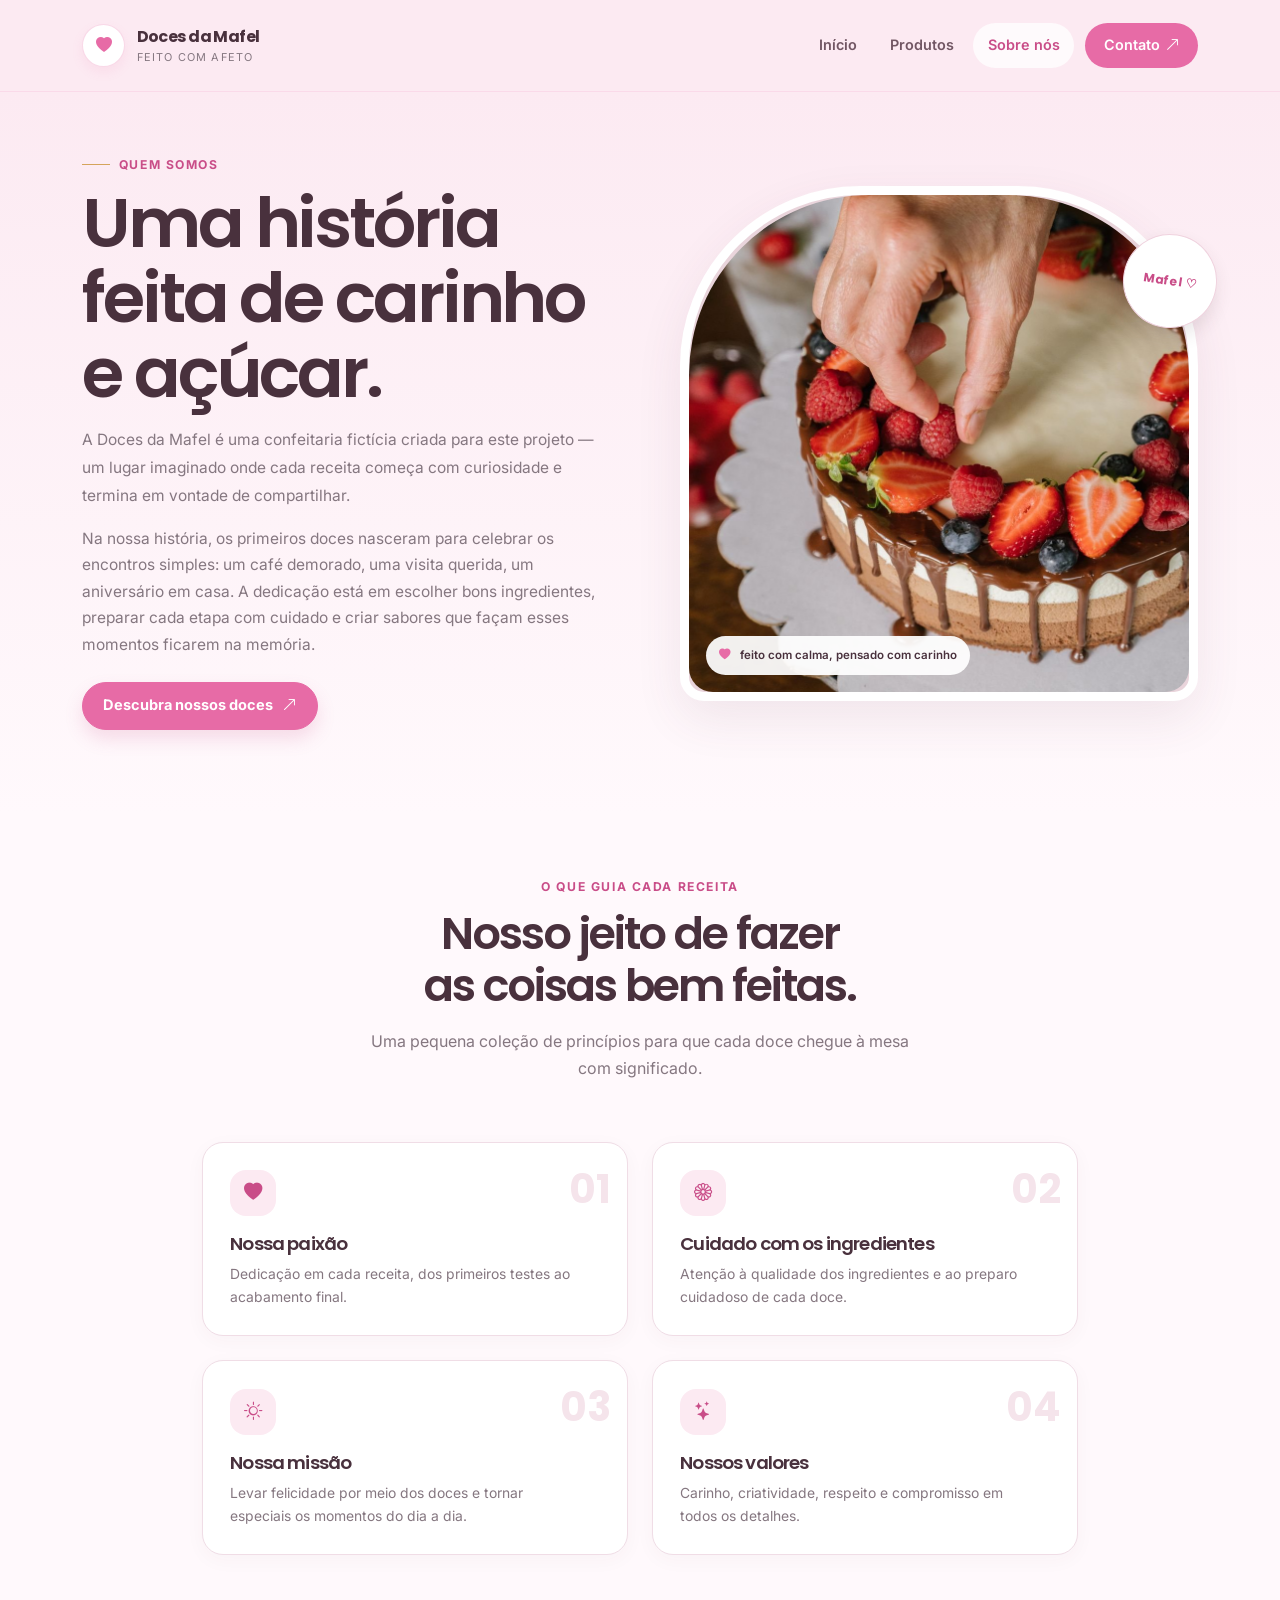
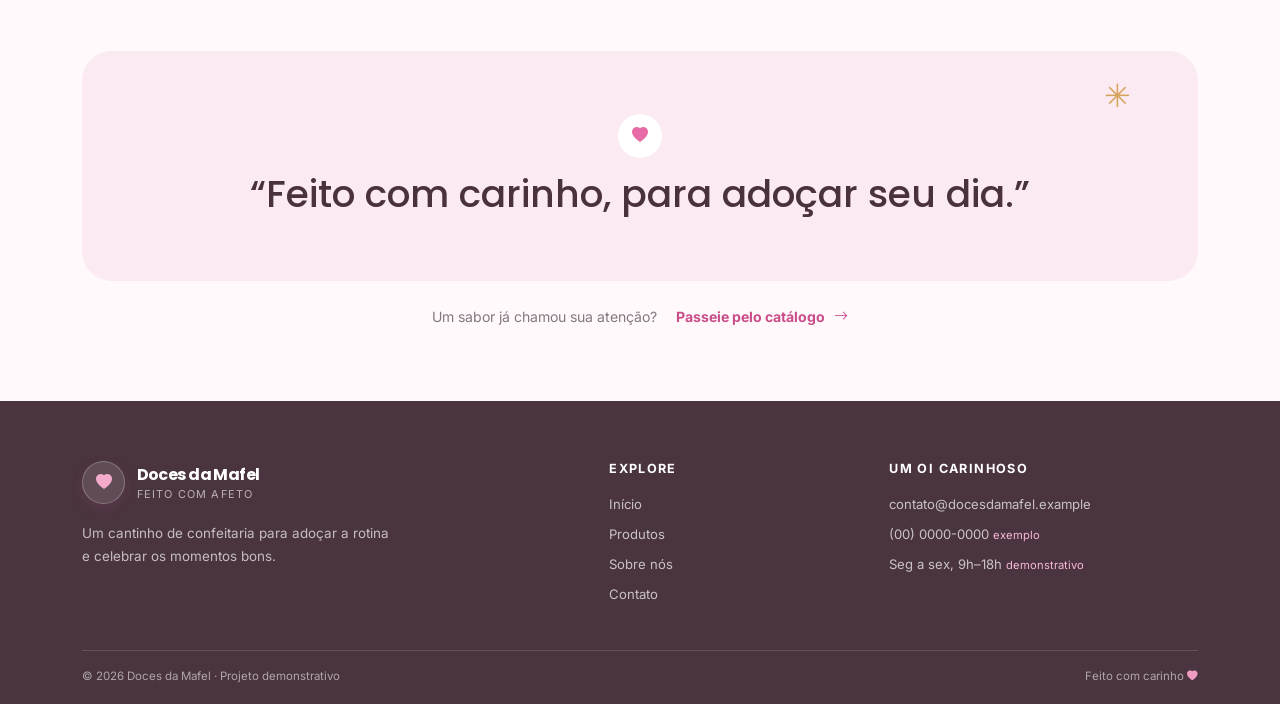
<file: doces-da-mafel/sobre.html>
<!doctype html>
<html lang="pt-BR">
<head>
  <meta charset="utf-8">
  <meta name="viewport" content="width=device-width, initial-scale=1">
  <meta name="theme-color" content="#FCEAF2">
  <meta name="description" content="Conheça a história e os valores da Doces da Mafel, uma confeitaria fictícia criada para este protótipo.">
  <title>Sobre nós | Doces da Mafel ♡</title>
  <link rel="preconnect" href="https://fonts.googleapis.com">
  <link rel="preconnect" href="https://fonts.gstatic.com" crossorigin>
  <link href="https://fonts.googleapis.com/css2?family=Inter:wght@400;500;600;700&family=Poppins:wght@400;500;600;700;800&display=swap" rel="stylesheet">
  <link href="https://cdn.jsdelivr.net/npm/bootstrap@5.3.3/dist/css/bootstrap.min.css" rel="stylesheet" crossorigin="anonymous">
  <link href="https://cdn.jsdelivr.net/npm/bootstrap-icons@1.11.3/font/bootstrap-icons.min.css" rel="stylesheet" crossorigin="anonymous">
  <link rel="icon" type="image/svg+xml" href="img/brand-mark.svg">
  <link href="css/style.css" rel="stylesheet">
</head>
<body>
  <a class="skip-link" href="#conteudo">Pular para o conteúdo</a>
  <header class="site-header">
    <div class="container">
      <nav class="site-nav" aria-label="Navegação principal">
        <a class="brand" href="index.html" aria-label="Doces da Mafel — página inicial"><span class="brand-mark" aria-hidden="true"><i class="bi bi-heart-fill"></i></span><span class="brand-copy"><strong>Doces da Mafel</strong><small>feito com afeto</small></span></a>
        <div class="nav-links">
          <a class="nav-link" href="index.html">Início</a>
          <a class="nav-link" href="produtos.html">Produtos</a>
          <a class="nav-link active" href="sobre.html" aria-current="page">Sobre nós</a>
          <a class="nav-link nav-contact" href="contato.html">Contato <i class="bi bi-arrow-up-right" aria-hidden="true"></i></a>
        </div>
      </nav>
    </div>
  </header>

  <main id="conteudo">
    <section class="about-hero page-hero">
      <div class="container">
        <div class="row align-items-center g-5">
          <div class="col-lg-6">
            <div class="about-copy">
              <p class="eyebrow"><span class="eyebrow-line"></span> Quem somos</p>
              <h1>Uma história feita de carinho e açúcar.</h1>
              <p class="about-lead">A Doces da Mafel é uma confeitaria fictícia criada para este projeto — um lugar imaginado onde cada receita começa com curiosidade e termina em vontade de compartilhar.</p>
              <p>Na nossa história, os primeiros doces nasceram para celebrar os encontros simples: um café demorado, uma visita querida, um aniversário em casa. A dedicação está em escolher bons ingredientes, preparar cada etapa com cuidado e criar sabores que façam esses momentos ficarem na memória.</p>
              <a class="btn btn-brand" href="produtos.html">Descubra nossos doces <i class="bi bi-arrow-up-right" aria-hidden="true"></i></a>
            </div>
          </div>
          <div class="col-lg-6">
            <figure class="about-visual">
              <img src="img/about-confectionery.jpg" alt="Bolo artesanal sendo preparado com cuidado em uma confeitaria" loading="lazy">
              <figcaption class="about-photo-note"><i class="bi bi-heart-fill" aria-hidden="true"></i> feito com calma, pensado com carinho</figcaption>
              <span class="about-orbit" aria-hidden="true">Mafel ♡</span>
            </figure>
          </div>
        </div>
      </div>
    </section>

    <section class="section-space values-page-section" aria-labelledby="about-values-title">
      <div class="container">
        <div class="section-heading text-center mx-auto">
          <p class="eyebrow justify-content-center">O que guia cada receita</p>
          <h2 id="about-values-title">Nosso jeito de fazer<br>as coisas bem feitas.</h2>
          <p>Uma pequena coleção de princípios para que cada doce chegue à mesa com significado.</p>
        </div>
        <div class="row row-cols-1 row-cols-sm-2 g-4 about-values-grid">
          <div class="col"><article class="about-value-card h-100"><span class="about-value-number">01</span><span class="value-icon"><i class="bi bi-heart-fill" aria-hidden="true"></i></span><h3>Nossa paixão</h3><p>Dedicação em cada receita, dos primeiros testes ao acabamento final.</p></article></div>
          <div class="col"><article class="about-value-card h-100"><span class="about-value-number">02</span><span class="value-icon"><i class="bi bi-flower1" aria-hidden="true"></i></span><h3>Cuidado com os ingredientes</h3><p>Atenção à qualidade dos ingredientes e ao preparo cuidadoso de cada doce.</p></article></div>
          <div class="col"><article class="about-value-card h-100"><span class="about-value-number">03</span><span class="value-icon"><i class="bi bi-sun" aria-hidden="true"></i></span><h3>Nossa missão</h3><p>Levar felicidade por meio dos doces e tornar especiais os momentos do dia a dia.</p></article></div>
          <div class="col"><article class="about-value-card h-100"><span class="about-value-number">04</span><span class="value-icon"><i class="bi bi-stars" aria-hidden="true"></i></span><h3>Nossos valores</h3><p>Carinho, criatividade, respeito e compromisso em todos os detalhes.</p></article></div>
        </div>
      </div>
    </section>

    <section class="about-quote-section" aria-label="Mensagem da Doces da Mafel">
      <div class="container">
        <div class="about-quote"><span class="quote-heart" aria-hidden="true"><i class="bi bi-heart-fill"></i></span><p>“Feito com carinho,<br class="d-sm-none"> para adoçar seu dia.”</p><span class="quote-flourish" aria-hidden="true">✳</span></div>
        <div class="about-next-step"><p>Um sabor já chamou sua atenção?</p><a class="text-link" href="produtos.html">Passeie pelo catálogo <i class="bi bi-arrow-right" aria-hidden="true"></i></a></div>
      </div>
    </section>
  </main>

  <footer class="site-footer">
    <div class="container"><div class="footer-main">
      <div class="footer-brand-block"><a class="brand footer-brand" href="index.html"><span class="brand-mark" aria-hidden="true"><i class="bi bi-heart-fill"></i></span><span class="brand-copy"><strong>Doces da Mafel</strong><small>feito com afeto</small></span></a><p>Um cantinho de confeitaria para adoçar a rotina e celebrar os momentos bons.</p></div>
      <div class="footer-column"><h2>Explore</h2><a href="index.html">Início</a><a href="produtos.html">Produtos</a><a href="sobre.html">Sobre nós</a><a href="contato.html">Contato</a></div>
      <div class="footer-column"><h2>Um oi carinhoso</h2><p>contato@docesdamafel.example</p><p>(00) 0000-0000 <span class="demo-label">exemplo</span></p><p>Seg a sex, 9h–18h <span class="demo-label">demonstrativo</span></p></div>
    </div><div class="footer-bottom"><span>© 2026 Doces da Mafel · Projeto demonstrativo</span><span>Feito com carinho <i class="bi bi-heart-fill" aria-hidden="true"></i></span></div></div>
  </footer>
</body>
</html>
</file>
<file: doces-da-mafel/css/style.css>
/* Doces da Mafel — sistema visual do protótipo */
:root {
  --pink: #E76BA6;
  --pink-deep: #C94D88;
  --pink-light: #FCEAF2;
  --pink-soft: #F4C7DA;
  --white: #FFFFFF;
  --page: #FFF9FC;
  --plum: #49313D;
  --muted: #857780;
  --gold: #D5A45B;
  --line: #F0DDE6;
  --shadow: 0 18px 48px rgba(103, 54, 78, .09);
  --shadow-card: 0 9px 28px rgba(103, 54, 78, .08);
  --radius-lg: 30px;
  --radius-md: 21px;
  --radius-sm: 14px;
}

*, *::before, *::after { box-sizing: border-box; }
html { scroll-behavior: smooth; scroll-padding-top: 2rem; }
body {
  margin: 0;
  color: var(--plum);
  background: var(--page);
  font-family: "Inter", sans-serif;
  font-size: 1rem;
  line-height: 1.7;
  overflow-wrap: break-word;
}
img { max-width: 100%; }
a { color: inherit; text-decoration: none; transition: color .22s ease, background-color .22s ease, border-color .22s ease, transform .22s ease, box-shadow .22s ease; }
a:hover { color: var(--pink-deep); }
button, input, select, textarea { font: inherit; }
:focus-visible { outline: 3px solid var(--gold) !important; outline-offset: 4px; }
::selection { background: var(--pink-soft); color: var(--plum); }
h1, h2, h3, h4, .brand-copy strong { font-family: "Poppins", sans-serif; letter-spacing: -.045em; }
h1, h2, h3, p { margin-top: 0; }
h1, h2, h3 { color: var(--plum); }
.container { --bs-gutter-x: 1.5rem; }

.skip-link {
  position: absolute; z-index: 1000; top: .5rem; left: .5rem;
  padding: .7rem 1rem; border-radius: 10px; background: var(--plum); color: white;
  transform: translateY(-160%);
}
.skip-link:focus { transform: translateY(0); color: white; }
.site-header { position: relative; z-index: 5; background: var(--pink-light); border-bottom: 1px solid rgba(231, 107, 166, .13); }
.site-nav { min-height: 91px; display: flex; align-items: center; justify-content: space-between; gap: 1.4rem; padding: .85rem 0; }
.brand { display: inline-flex; align-items: center; gap: .72rem; flex: 0 0 auto; }
.brand-mark { width: 43px; height: 43px; display: grid; place-items: center; border: 1px solid rgba(231, 107, 166, .26); border-radius: 50%; background: #fff; color: var(--pink); font-size: 1rem; box-shadow: 0 5px 12px rgba(231, 107, 166, .1); }
.brand-copy { display: flex; flex-direction: column; line-height: 1.2; }
.brand-copy strong { font-size: 1rem; font-weight: 700; letter-spacing: -.035em; }
.brand-copy small { margin-top: .25rem; color: var(--muted); font-size: .68rem; letter-spacing: .11em; text-transform: uppercase; }
.nav-links { display: flex; align-items: center; justify-content: flex-end; flex-wrap: wrap; gap: .3rem; }
.nav-link { display: inline-flex; align-items: center; gap: .35rem; padding: .62rem .9rem; border-radius: 999px; color: #715663; font-size: .9rem; font-weight: 600; }
.nav-link:hover, .nav-link.active:not(.nav-contact) { background: rgba(255, 255, 255, .77); color: var(--pink-deep); }
.nav-contact { margin-left: .35rem; padding-inline: 1.18rem; background: var(--pink); color: white; }
.nav-contact:hover, .nav-contact.active { background: var(--pink-deep); color: white; transform: translateY(-1px); }

.eyebrow { display: flex; align-items: center; gap: .55rem; margin-bottom: .8rem; color: var(--pink-deep); font-size: .76rem; font-weight: 700; letter-spacing: .13em; line-height: 1.45; text-transform: uppercase; }
.eyebrow-line { width: 28px; height: 1px; background: var(--gold); }
.hero-section { padding: 32px 0 0; }
.hero-panel { position: relative; overflow: hidden; padding: 27px 25px 27px 49px; border: 1px solid #F5DCE8; border-radius: var(--radius-lg); background: linear-gradient(123deg, #FCEAF2 0%, #FFF5F8 54%, #F8E4EC 100%); box-shadow: var(--shadow); }
.hero-copy { position: relative; z-index: 1; padding: 2.1rem 2.3rem 2.1rem 0; }
.hero-copy h1 { max-width: 630px; margin-bottom: 1.25rem; font-size: clamp(2.7rem, 5.4vw, 4.6rem); font-weight: 600; line-height: 1.09; }
.hero-copy h1 em { color: var(--pink); font-style: normal; }
.hero-lead { max-width: 480px; margin-bottom: 1.65rem; color: #735F69; font-size: 1.04rem; line-height: 1.8; }
.hero-actions { display: flex; align-items: center; flex-wrap: wrap; gap: .65rem; }
.btn { display: inline-flex; align-items: center; justify-content: center; gap: .58rem; min-height: 48px; padding: .77rem 1.25rem; border-radius: 999px; font-size: .91rem; font-weight: 700; transition: transform .22s ease, box-shadow .22s ease, background-color .22s ease, color .22s ease; }
.btn:hover { transform: translateY(-2px); }
.btn-brand { border: 1px solid var(--pink); background: var(--pink); color: white; box-shadow: 0 9px 18px rgba(201, 77, 136, .17); }
.btn-brand:hover { border-color: var(--pink-deep); background: var(--pink-deep); color: white; box-shadow: 0 12px 22px rgba(201, 77, 136, .23); }
.btn-soft { border: 1px solid rgba(201, 77, 136, .2); background: rgba(255,255,255,.7); color: var(--plum); }
.btn-soft:hover { border-color: var(--pink); background: white; color: var(--pink-deep); }
.hero-note { display: flex; align-items: center; gap: .55rem; margin: 1.35rem 0 0; color: var(--muted); font-size: .82rem; }
.hero-note i { color: var(--gold); }
.hero-visual { position: relative; height: clamp(410px, 48vw, 570px); margin: 0; border: 9px solid rgba(255,255,255,.7); border-radius: 190px 190px 24px 24px; background: #e9d2d9; box-shadow: 0 14px 38px rgba(73,49,61,.12); }
.hero-photo { width: 100%; height: 100%; border-radius: inherit; object-fit: cover; object-position: center 55%; }
.photo-caption { position: absolute; bottom: 18px; left: 18px; display: flex; align-items: center; gap: .55rem; padding: .6rem .86rem; border: 1px solid rgba(255,255,255,.72); border-radius: 999px; background: rgba(255,255,255,.9); color: var(--plum); font-size: .74rem; font-weight: 600; backdrop-filter: blur(10px); }
.caption-dot { width: 7px; height: 7px; border-radius: 50%; background: var(--pink); }
.hero-stamp { position: absolute; top: 10%; right: -24px; width: 116px; height: 116px; display: flex; flex-direction: column; align-items: center; justify-content: center; gap: .22rem; border: 1px solid var(--pink-soft); border-radius: 50%; background: #fff; color: var(--pink); text-align: center; box-shadow: 0 12px 26px rgba(75,36,57,.13); transform: rotate(8deg); }
.hero-stamp i { font-size: 1.05rem; }
.hero-stamp span { color: var(--muted); font-size: .63rem; line-height: 1.25; }
.hero-stamp strong { color: var(--plum); font-family: "Poppins", sans-serif; font-size: .92rem; }
.hero-sparkle { position: absolute; z-index: 1; color: var(--gold); line-height: 1; pointer-events: none; }
.sparkle-one { top: 14%; left: 52%; font-size: 1.45rem; }
.sparkle-two { right: 45%; bottom: 10%; color: var(--pink); font-size: 1.15rem; }
.hero-footnote { display: flex; align-items: center; justify-content: center; gap: .8rem; padding: 1rem .25rem .4rem; color: var(--muted); font-size: .78rem; text-align: center; }
.hero-footnote > span:first-child { color: var(--pink); font-size: 1.1rem; }
.footnote-divider { width: 4px; height: 4px; border-radius: 50%; background: var(--gold); }

.section-space { padding: 6.4rem 0; }
.section-heading { margin-bottom: 2.2rem; }
.section-heading h2, .promo-copy h2, .catalog-contact-banner h2, .contact-form-card h2, .contact-info-panel h2 { margin-bottom: 0; font-size: clamp(2rem, 3.5vw, 3.15rem); font-weight: 600; line-height: 1.16; }
.section-heading > p:not(.eyebrow) { max-width: 540px; margin: 1rem auto 0; color: var(--muted); }
.text-link { display: inline-flex; align-items: center; gap: .55rem; color: var(--pink-deep); font-size: .88rem; font-weight: 700; }
.text-link:hover { gap: .8rem; color: var(--plum); }
.product-grid { margin-top: .1rem; }
.product-card { overflow: hidden; display: flex; flex-direction: column; border: 1px solid #F0E2E8; border-radius: var(--radius-md); background: white; box-shadow: 0 5px 20px rgba(73,49,61,.045); transition: transform .25s ease, box-shadow .25s ease, border-color .25s ease; }
.product-card:hover { transform: translateY(-5px); border-color: #EDC8D9; box-shadow: var(--shadow-card); }
.product-image-link { position: relative; display: block; overflow: hidden; aspect-ratio: 4 / 3; background: #F7E8EF; }
.product-image { display: block; width: 100%; height: 100%; object-fit: cover; transition: transform .45s ease; }
.product-card:hover .product-image { transform: scale(1.045); }
.product-tag { position: absolute; top: .8rem; left: .8rem; display: inline-flex; align-items: center; min-height: 28px; padding: .25rem .68rem; border: 1px solid rgba(255,255,255,.7); border-radius: 999px; background: rgba(255,255,255,.91); color: var(--pink-deep); font-size: .68rem; font-weight: 700; line-height: 1.1; backdrop-filter: blur(8px); }
.product-card-body { flex: 1; display: flex; flex-direction: column; padding: 1.08rem 1.1rem 1rem; }
.product-type { margin-bottom: .27rem; color: var(--pink-deep); font-size: .67rem; font-weight: 700; letter-spacing: .12em; text-transform: uppercase; }
.product-card h3 { margin-bottom: .42rem; font-size: 1.08rem; font-weight: 600; line-height: 1.35; }
.product-description { flex: 1; margin-bottom: 1rem; color: var(--muted); font-size: .83rem; line-height: 1.6; }
.product-card-bottom { display: flex; align-items: flex-end; justify-content: space-between; gap: .5rem; padding-top: .75rem; border-top: 1px solid #F4E9EE; }
.price { display: flex; flex-direction: column; color: var(--plum); font-family: "Poppins", sans-serif; font-size: .94rem; font-weight: 700; line-height: 1.3; }
.price small { margin-top: .2rem; color: var(--muted); font-family: "Inter", sans-serif; font-size: .63rem; font-weight: 500; }
.round-link { width: 36px; height: 36px; flex: 0 0 36px; display: grid; place-items: center; border: 1px solid #F1D6E2; border-radius: 50%; color: var(--pink-deep); }
.round-link:hover { border-color: var(--pink); background: var(--pink); color: white; transform: rotate(5deg); }
.price-disclaimer { margin: 1.2rem 0 0; color: var(--muted); font-size: .74rem; text-align: right; }

.promo-section { padding: .5rem 0 5.2rem; }
.promo-panel { position: relative; overflow: hidden; display: grid; grid-template-columns: 1fr .82fr; align-items: center; min-height: 350px; padding: 2.8rem 4.7rem; border-radius: var(--radius-lg); background: #F8E7EE; }
.promo-panel::before { position: absolute; top: -170px; left: 42%; width: 360px; height: 360px; border: 1px solid rgba(201,77,136,.14); border-radius: 50%; content: ""; }
.promo-copy { position: relative; z-index: 1; max-width: 510px; padding: 1rem 2rem 1rem 0; }
.promo-copy h2 { margin: 0 0 .9rem; font-size: clamp(2.25rem, 4vw, 3.6rem); }
.promo-copy > p:not(.eyebrow) { max-width: 450px; margin-bottom: 1.4rem; color: #715D68; }
.btn-brand-light { background: var(--plum); border-color: var(--plum); box-shadow: 0 8px 17px rgba(73,49,61,.12); }
.btn-brand-light:hover { background: #34232C; border-color: #34232C; }
.promo-visual { position: relative; width: min(100%, 360px); height: 270px; justify-self: center; transform: rotate(2deg); }
.promo-visual > img { width: 100%; height: 100%; border: 8px solid white; border-radius: 20px; object-fit: cover; box-shadow: 0 16px 36px rgba(73,49,61,.16); }
.promo-seal { position: absolute; right: -22px; bottom: -18px; width: 95px; height: 95px; display: flex; flex-direction: column; align-items: center; justify-content: center; gap: .2rem; border: 1px solid #F2D4E1; border-radius: 50%; background: white; color: var(--pink); text-align: center; box-shadow: 0 8px 20px rgba(73,49,61,.12); }
.promo-seal i { font-size: 1.05rem; }
.promo-seal span { color: var(--muted); font-size: .62rem; line-height: 1.2; }
.promo-seal strong { color: var(--plum); font-family: "Poppins", sans-serif; font-size: .84rem; }
.promo-flower { position: absolute; right: 4%; top: 8%; color: rgba(213,164,91,.76); font-size: 2rem; }
.values-section { padding-top: 2.5rem; }
.values-section .section-heading { margin-bottom: 2.5rem; }
.value-grid { max-width: 1080px; margin-inline: auto; }
.value-card { padding: 1.45rem 1.2rem 1.25rem; border: 1px solid var(--line); border-radius: var(--radius-md); background: white; transition: transform .22s ease, box-shadow .22s ease; }
.value-card:hover { transform: translateY(-4px); box-shadow: var(--shadow-card); }
.value-icon { width: 46px; height: 46px; display: grid; place-items: center; margin-bottom: 1rem; border-radius: 16px; background: var(--pink-light); color: var(--pink-deep); font-size: 1.15rem; }
.value-card h3 { margin-bottom: .45rem; font-size: 1rem; font-weight: 600; letter-spacing: -.03em; }
.value-card p { margin-bottom: 0; color: var(--muted); font-size: .81rem; line-height: 1.6; }
.closing-note { padding: 1.55rem 0; border-top: 1px solid #F2E4EA; border-bottom: 1px solid #F2E4EA; background: #FFFCFD; }
.closing-note .container { display: flex; align-items: center; justify-content: space-between; gap: 1rem; }
.closing-note p { margin: 0; color: var(--plum); font-family: "Poppins", sans-serif; font-size: 1.06rem; font-weight: 500; }
.closing-note p span { margin-right: .4rem; color: var(--pink); }
.closing-note a { display: inline-flex; align-items: center; gap: .5rem; color: var(--pink-deep); font-size: .85rem; font-weight: 700; white-space: nowrap; }

.site-footer { padding: 3.8rem 0 1.1rem; background: #4A343F; color: rgba(255,255,255,.8); }
.footer-main { display: grid; grid-template-columns: 1.5fr .7fr 1fr; gap: 4rem; padding-bottom: 2.8rem; }
.footer-brand .brand-mark { border-color: rgba(255,255,255,.24); background: rgba(255,255,255,.12); color: #F4AACB; }
.footer-brand .brand-copy strong { color: white; }
.footer-brand .brand-copy small { color: rgba(255,255,255,.62); }
.footer-brand-block > p { max-width: 310px; margin: 1.1rem 0 0; color: rgba(255,255,255,.68); font-size: .84rem; }
.footer-column { display: flex; flex-direction: column; align-items: flex-start; gap: .48rem; }
.footer-column h2 { margin: 0 0 .55rem; color: white; font-family: "Inter", sans-serif; font-size: .79rem; font-weight: 700; letter-spacing: .11em; text-transform: uppercase; }
.footer-column a, .footer-column p { margin: 0; color: rgba(255,255,255,.7); font-size: .82rem; }
.footer-column a:hover { color: #F7B9D5; }
.demo-label { color: #F7B9D5; font-size: .7rem; }
.footer-bottom { display: flex; justify-content: space-between; gap: 1rem; padding-top: 1rem; border-top: 1px solid rgba(255,255,255,.15); color: rgba(255,255,255,.56); font-size: .72rem; }
.footer-bottom i { color: #F09BC1; font-size: .66rem; }

/* Páginas internas */
.page-hero { padding: 4.3rem 0 3.6rem; background: linear-gradient(180deg, var(--pink-light), rgba(252,234,242,0)); }
.page-hero-inner { max-width: 860px; margin: 0 auto; text-align: center; }
.page-hero-inner .eyebrow { justify-content: center; }
.page-hero h1, .about-copy h1, .contact-intro h1 { margin-bottom: 1rem; font-size: clamp(2.6rem, 5.4vw, 4.5rem); font-weight: 600; line-height: 1.08; }
.page-hero-inner > p:not(.eyebrow) { max-width: 660px; margin: 0 auto; color: var(--muted); font-size: 1.04rem; }
.catalog-jump-links { display: flex; justify-content: center; flex-wrap: wrap; gap: .55rem; margin-top: 1.7rem; }
.catalog-jump-links a { padding: .48rem .87rem; border: 1px solid rgba(231,107,166,.24); border-radius: 999px; background: rgba(255,255,255,.74); color: #795F6B; font-size: .78rem; font-weight: 600; }
.catalog-jump-links a:hover { border-color: var(--pink); background: white; color: var(--pink-deep); transform: translateY(-1px); }
.catalog-note { display: inline-flex; align-items: center; gap: .45rem; margin-top: 1rem; color: var(--muted); font-size: .73rem; }
.catalog-note i { color: var(--gold); }
.catalog-content { padding-top: 1rem; padding-bottom: 5.5rem; }
.catalog-category { padding-top: 2.2rem; margin-top: 1.2rem; scroll-margin-top: 1.5rem; }
.category-heading { display: flex; align-items: flex-end; justify-content: space-between; gap: 1rem; margin-bottom: 1.35rem; padding-bottom: .9rem; border-bottom: 1px solid #ECDCE4; }
.category-heading .eyebrow { margin-bottom: .35rem; }
.category-heading h2 { margin: 0; font-size: clamp(1.8rem, 3vw, 2.45rem); font-weight: 600; }
.category-count { padding-bottom: .25rem; color: var(--muted); font-size: .72rem; font-weight: 700; letter-spacing: .12em; }
.btn-card-link { display: inline-flex; align-items: center; gap: .35rem; color: var(--pink-deep); font-size: .7rem; font-weight: 700; text-align: right; }
.btn-card-link:hover { color: var(--plum); gap: .5rem; }
.catalog-contact-banner { display: flex; align-items: center; justify-content: space-between; gap: 1.5rem; margin-top: 4rem; padding: 2.1rem 2.4rem; border: 1px solid #F1D8E3; border-radius: var(--radius-md); background: var(--pink-light); }
.catalog-contact-banner .eyebrow { margin-bottom: .45rem; }
.catalog-contact-banner h2 { margin: 0; font-size: clamp(1.5rem, 3vw, 2.1rem); font-weight: 600; }

.about-hero { padding-top: 4rem; padding-bottom: 5.2rem; }
.about-copy { max-width: 600px; }
.about-copy h1 { max-width: 610px; }
.about-copy > p:not(.eyebrow) { color: var(--muted); font-size: .97rem; }
.about-copy .about-lead { color: #65515C; font-size: 1.08rem; line-height: 1.8; }
.about-copy .btn { margin-top: .5rem; }
.about-visual { position: relative; height: clamp(350px, 43vw, 515px); margin: 0 0 0 1rem; border: 9px solid white; border-radius: 180px 180px 24px 24px; background: #E9D4DB; box-shadow: var(--shadow); }
.about-visual img { width: 100%; height: 100%; border-radius: inherit; object-fit: cover; object-position: center; }
.about-photo-note { position: absolute; bottom: 17px; left: 17px; padding: .6rem .82rem; border-radius: 999px; background: rgba(255,255,255,.93); color: var(--plum); font-size: .72rem; font-weight: 600; }
.about-photo-note i { margin-right: .35rem; color: var(--pink); }
.about-orbit { position: absolute; top: 8%; right: -28px; width: 94px; height: 94px; display: grid; place-items: center; border: 1px solid #F0D3DF; border-radius: 50%; background: white; color: var(--pink-deep); font-family: "Poppins", sans-serif; font-size: .76rem; font-weight: 700; transform: rotate(9deg); box-shadow: 0 9px 18px rgba(73,49,61,.12); }
.values-page-section { padding-top: 4rem; padding-bottom: 5rem; }
.values-page-section .section-heading { max-width: 680px; }
.about-values-grid { max-width: 900px; margin: 0 auto; }
.about-value-card { position: relative; overflow: hidden; padding: 1.7rem 1.7rem 1.6rem; border: 1px solid var(--line); border-radius: var(--radius-md); background: white; box-shadow: 0 5px 20px rgba(73,49,61,.035); transition: transform .22s ease, box-shadow .22s ease; }
.about-value-card:hover { transform: translateY(-4px); box-shadow: var(--shadow-card); }
.about-value-number { position: absolute; top: .75rem; right: 1rem; color: #F5E4EB; font-family: "Poppins", sans-serif; font-size: 2.5rem; font-weight: 700; }
.about-value-card .value-icon { margin-bottom: 1.1rem; }
.about-value-card h3 { position: relative; margin-bottom: .45rem; font-size: 1.15rem; font-weight: 600; }
.about-value-card p { max-width: 340px; margin: 0; color: var(--muted); font-size: .87rem; }
.about-quote-section { padding: 1rem 0 4.5rem; }
.about-quote { position: relative; overflow: hidden; display: flex; flex-direction: column; align-items: center; justify-content: center; min-height: 230px; padding: 2rem; border-radius: var(--radius-lg); background: #FCEAF2; text-align: center; }
.quote-heart { width: 44px; height: 44px; display: grid; place-items: center; margin-bottom: .8rem; border-radius: 50%; background: white; color: var(--pink); }
.about-quote p { margin: 0; color: var(--plum); font-family: "Poppins", sans-serif; font-size: clamp(1.6rem, 3vw, 2.35rem); font-weight: 500; line-height: 1.3; }
.quote-flourish { position: absolute; top: 18px; right: 6%; color: var(--gold); font-size: 2rem; }
.about-next-step { display: flex; align-items: center; justify-content: center; flex-wrap: wrap; gap: .45rem 1.2rem; margin-top: 1.45rem; }
.about-next-step p { margin: 0; color: var(--muted); font-size: .88rem; }

.contact-intro { padding: 4.2rem 0 2.6rem; text-align: center; }
.contact-intro .eyebrow { justify-content: center; }
.contact-intro h1 { max-width: 780px; margin: 0 auto .85rem; }
.contact-intro > .container > p:last-child { max-width: 650px; margin: 0 auto; color: var(--muted); font-size: 1rem; }
.contact-section { padding: 1.5rem 0 6rem; }
.contact-info-panel { position: relative; overflow: hidden; min-height: 100%; padding: 2rem; border: 1px solid #F1D8E3; border-radius: var(--radius-lg); background: #FCEAF2; }
.contact-info-panel h2 { margin-bottom: .55rem; font-size: 2rem; }
.contact-panel-intro { max-width: 390px; margin-bottom: 1.45rem; color: #765F6B; font-size: .87rem; }
.contact-details { position: relative; z-index: 1; margin: 0; }
.contact-detail { padding: .95rem 0; border-top: 1px solid rgba(201,77,136,.17); }
.contact-detail dt { display: flex; align-items: center; gap: .65rem; margin-bottom: .32rem; color: var(--muted); font-size: .72rem; font-weight: 600; }
.contact-icon { width: 31px; height: 31px; display: grid; place-items: center; border-radius: 11px; background: white; color: var(--pink-deep); font-size: .85rem; }
.contact-detail dd { margin: 0 0 0 2.45rem; color: var(--plum); font-size: .91rem; font-weight: 600; overflow-wrap: anywhere; }
.contact-aside-note { position: relative; z-index: 1; display: flex; align-items: flex-start; gap: .55rem; margin-top: .85rem; padding: .75rem .85rem; border-radius: 12px; background: rgba(255,255,255,.65); color: #715B66; font-size: .73rem; line-height: 1.5; }
.contact-aside-note i { flex: 0 0 auto; margin-top: .13rem; color: var(--pink); }
.contact-decoration { position: absolute; right: -15px; bottom: -52px; color: rgba(231,107,166,.09); font-size: 10rem; line-height: 1; transform: rotate(-15deg); }
.contact-form-card { padding: 2.3rem; border: 1px solid #F0E2E8; border-radius: var(--radius-lg); background: white; box-shadow: var(--shadow-card); }
.contact-form-card h2 { font-size: 2rem; }
.form-intro { margin: .55rem 0 1.2rem; color: var(--muted); font-size: .88rem; }
.form-demo-notice { display: flex; align-items: flex-start; gap: .6rem; margin-bottom: 1.35rem; padding: .78rem .9rem; border: 1px solid #F2E3C8; border-radius: 12px; background: #FFFBF3; color: #715E46; font-size: .74rem; line-height: 1.55; }
.form-demo-notice i { flex: 0 0 auto; margin-top: .12rem; color: #B88435; }
.form-label { margin-bottom: .4rem; color: var(--plum); font-size: .8rem; font-weight: 700; }
.form-label span { color: var(--pink-deep); }
.form-control, .form-select { min-height: 49px; padding: .72rem .88rem; border: 1px solid #E8DCE2; border-radius: 13px; background-color: #FFFCFD; color: var(--plum); font-size: .86rem; box-shadow: none; }
.form-control::placeholder { color: #A997A0; }
.form-control:focus, .form-select:focus { border-color: var(--pink); background-color: white; color: var(--plum); box-shadow: 0 0 0 .22rem rgba(231,107,166,.13); }
textarea.form-control { min-height: 135px; resize: vertical; }
.form-submit-row { display: flex; align-items: center; flex-wrap: wrap; gap: .8rem 1rem; margin-top: .4rem; }
.required-note { color: var(--muted); font-size: .74rem; }

@media (max-width: 991.98px) {
  .site-nav { align-items: flex-start; flex-direction: column; gap: .7rem; }
  .nav-links { justify-content: flex-start; width: 100%; }
  .nav-link { padding: .52rem .78rem; }
  .hero-panel { padding: 35px; }
  .hero-copy { padding: 1rem 1rem 2rem 0; }
  .hero-visual { height: 480px; max-width: 570px; margin: 0 auto; }
  .hero-stamp { right: -12px; }
  .promo-panel { padding: 2.5rem 2.6rem; }
  .footer-main { gap: 2.5rem; }
  .about-visual { margin-left: 0; }
  .contact-info-panel { padding: 1.7rem; }
  .contact-form-card { padding: 1.8rem; }
}
@media (max-width: 767.98px) {
  .container { --bs-gutter-x: 1.25rem; }
  .g-4 { --bs-gutter-x: 1.25rem; }
  .g-5 { --bs-gutter-x: 1.25rem; }
  .site-nav { min-height: unset; padding: .85rem 0 .9rem; }
  .nav-links { gap: .18rem; }
  .nav-link { padding: .44rem .65rem; font-size: .8rem; }
  .nav-contact { margin-left: .1rem; padding-inline: .8rem; }
  .hero-section { padding-top: 19px; }
  .hero-panel { padding: 1.1rem; border-radius: 25px; }
  .hero-copy { padding: 1.15rem .5rem 1.2rem; }
  .hero-copy h1 { max-width: 560px; font-size: clamp(2.45rem, 9vw, 3.75rem); }
  .hero-lead { font-size: .95rem; }
  .hero-actions .btn { flex: 1 1 auto; }
  .hero-note { font-size: .74rem; }
  .hero-visual { height: clamp(350px, 95vw, 510px); border-width: 6px; border-radius: 145px 145px 19px 19px; }
  .hero-stamp { width: 90px; height: 90px; top: 8%; right: -7px; }
  .hero-stamp i { font-size: .85rem; }
  .hero-stamp strong { font-size: .8rem; }
  .photo-caption { left: 10px; bottom: 10px; font-size: .67rem; }
  .hero-footnote { flex-wrap: wrap; gap: .35rem .55rem; font-size: .69rem; }
  .sparkle-one { left: auto; right: 15%; top: 45%; }
  .sparkle-two { display: none; }
  .section-space { padding: 4.5rem 0; }
  .section-heading h2 { font-size: clamp(1.9rem, 7vw, 2.7rem); }
  .section-heading { margin-bottom: 1.6rem; }
  .promo-section { padding: 0 0 4rem; }
  .promo-panel { grid-template-columns: 1fr; gap: 1.8rem; padding: 2rem 1.45rem 2.3rem; }
  .promo-copy { padding: 0; }
  .promo-copy h2 { font-size: 2.5rem; }
  .promo-visual { width: min(86%, 360px); height: 250px; }
  .promo-seal { right: -23px; }
  .values-section { padding-top: .5rem; }
  .closing-note .container { align-items: flex-start; flex-direction: column; }
  .closing-note p { font-size: .95rem; }
  .footer-main { grid-template-columns: 1fr 1fr; gap: 2rem 1.5rem; }
  .footer-brand-block { grid-column: 1 / -1; }
  .footer-bottom { flex-direction: column; gap: .4rem; }
  .page-hero { padding: 3.2rem 0 2.6rem; }
  .page-hero h1, .about-copy h1, .contact-intro h1 { font-size: clamp(2.35rem, 9vw, 3.45rem); }
  .catalog-jump-links { gap: .45rem; }
  .catalog-jump-links a { padding: .44rem .7rem; font-size: .72rem; }
  .catalog-content { padding-bottom: 4rem; }
  .catalog-category { margin-top: .5rem; padding-top: 1.7rem; }
  .catalog-contact-banner { align-items: flex-start; flex-direction: column; margin-top: 3rem; padding: 1.6rem; }
  .about-hero { padding-top: 3rem; padding-bottom: 3.5rem; }
  .about-copy { padding-bottom: .2rem; }
  .about-visual { height: clamp(320px, 95vw, 440px); max-width: 550px; margin: 0 auto; border-width: 7px; }
  .about-orbit { right: -10px; }
  .values-page-section { padding: 3.6rem 0; }
  .about-value-card { padding: 1.35rem; }
  .about-quote-section { padding-bottom: 3.5rem; }
  .about-quote { min-height: 200px; }
  .contact-intro { padding: 3.2rem 0 2rem; }
  .contact-section { padding: 1rem 0 4rem; }
  .contact-info-panel { padding: 1.55rem; }
  .contact-form-card { padding: 1.45rem; border-radius: 23px; }
  .contact-form-card h2, .contact-info-panel h2 { font-size: 1.75rem; }
}
@media (max-width: 420px) {
  .brand-copy strong { font-size: .93rem; }
  .nav-links { gap: .05rem; }
  .nav-link { padding: .4rem .49rem; font-size: .75rem; }
  .nav-contact { padding-inline: .62rem; }
  .hero-actions { align-items: stretch; }
  .hero-actions .btn { width: 100%; }
  .product-card-body { padding: .95rem; }
  .product-card-bottom { align-items: flex-start; flex-direction: column; }
  .round-link { align-self: flex-end; margin-top: -2.55rem; }
  .btn-card-link { font-size: .68rem; }
  .footer-main { grid-template-columns: 1fr; }
  .footer-brand-block { grid-column: auto; }
  .hero-visual { height: 365px; }
  .category-count { font-size: .63rem; }
}
@media (prefers-reduced-motion: reduce) {
  *, *::before, *::after { scroll-behavior: auto !important; animation-duration: .01ms !important; animation-iteration-count: 1 !important; transition-duration: .01ms !important; }
}
</file>
